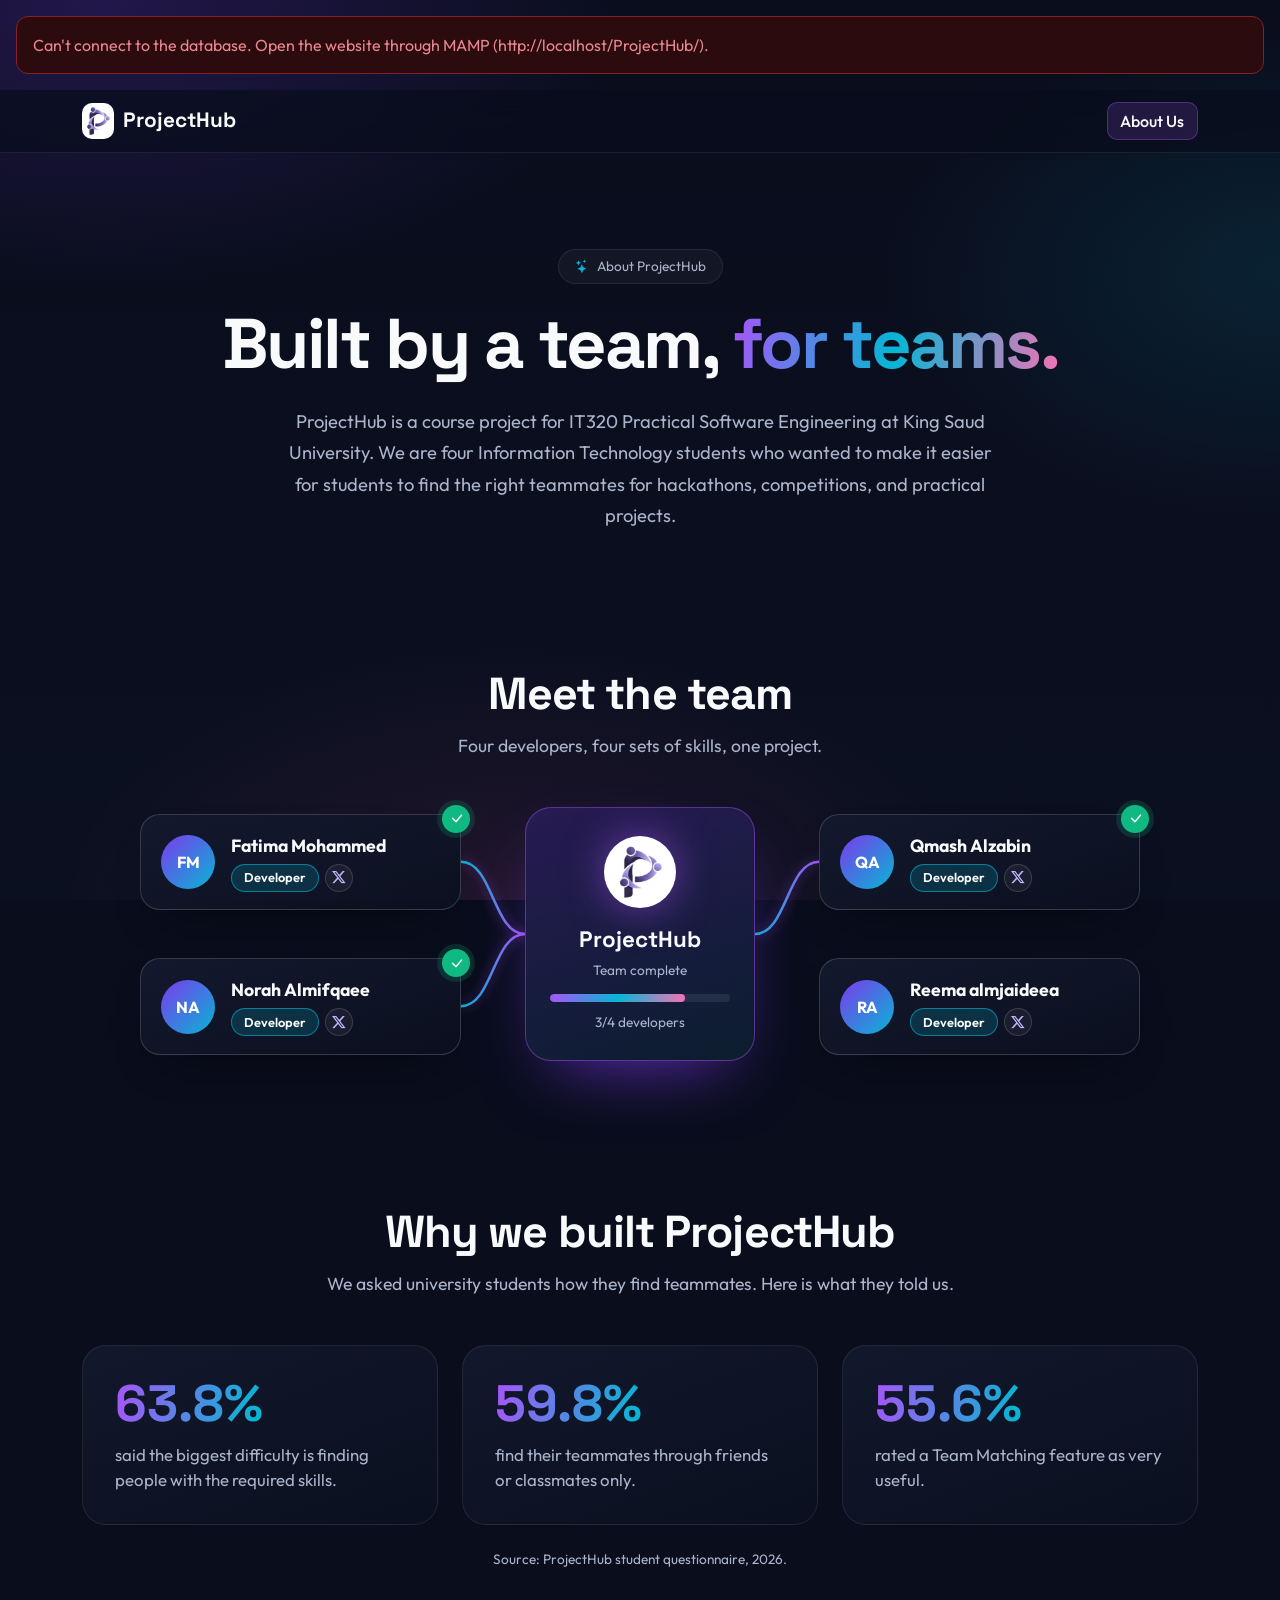
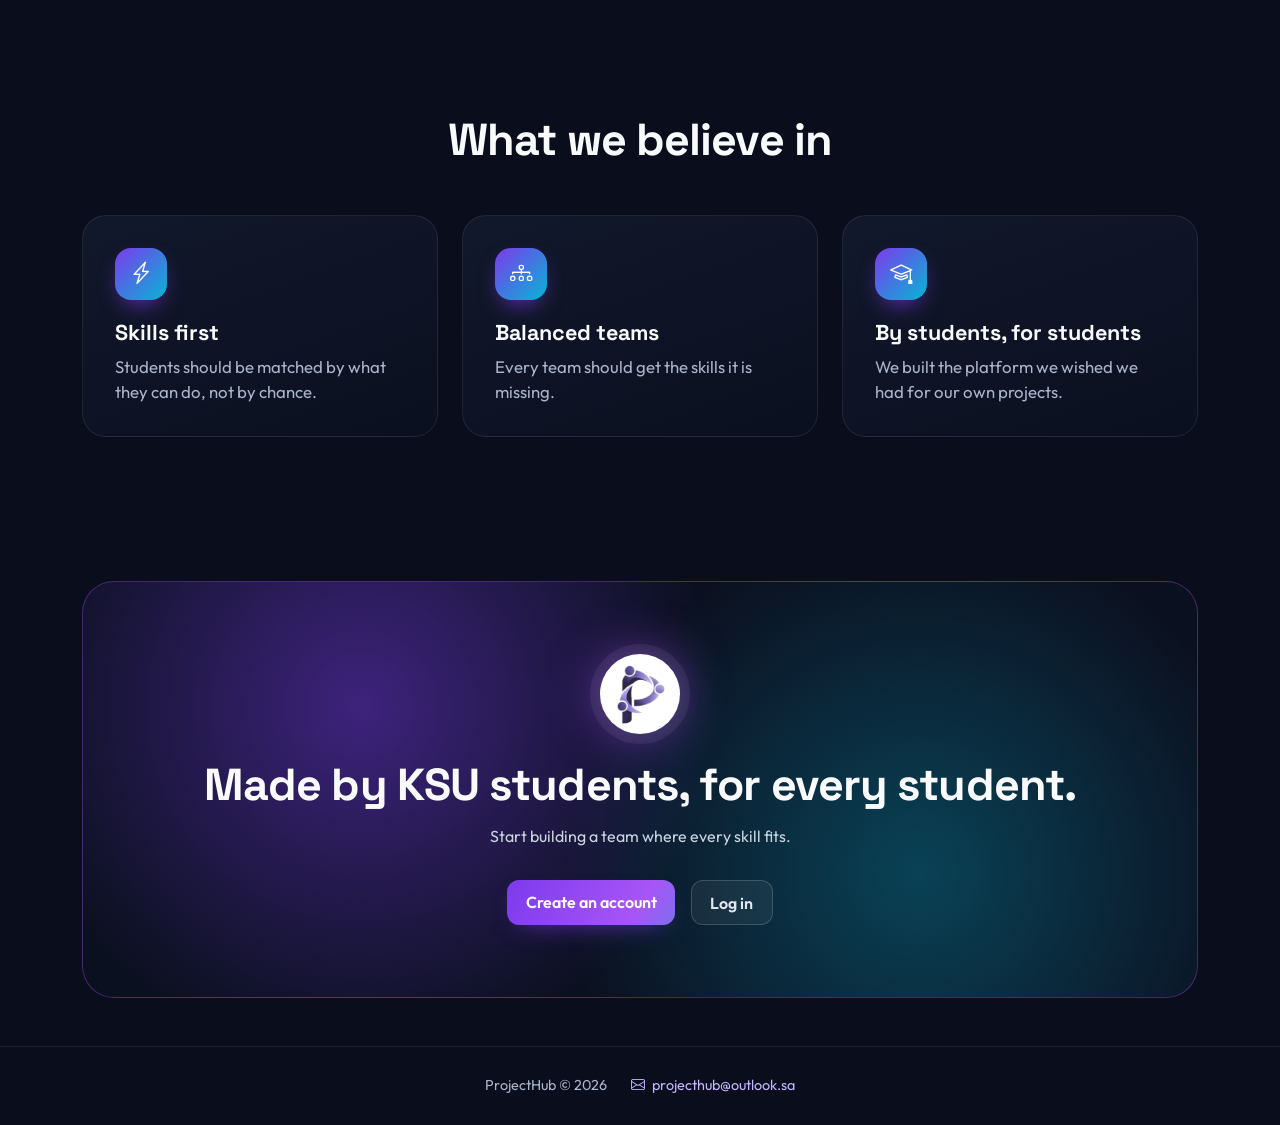
<file: pages/about.html>
<!DOCTYPE html>
<html lang="en" data-bs-theme="dark">
<head>
  <meta charset="UTF-8">
  <meta name="viewport" content="width=device-width, initial-scale=1.0">
  <title>About Us | ProjectHub</title>
  <link rel="icon" href="../images/logo.png">
  <link rel="stylesheet" href="https://cdn.jsdelivr.net/npm/bootstrap@5.3.3/dist/css/bootstrap.min.css">
  <link rel="stylesheet" href="https://cdn.jsdelivr.net/npm/bootstrap-icons@1.11.3/font/bootstrap-icons.min.css">
  <link rel="preconnect" href="https://fonts.googleapis.com">
  <link href="https://fonts.googleapis.com/css2?family=Outfit:wght@400;500;600;700&family=Space+Grotesk:wght@500;600;700&display=swap" rel="stylesheet">
  <link rel="stylesheet" href="../css/style.css">
  <link rel="stylesheet" href="../css/about.css">
  <script>
    document.documentElement.classList.add("js");
  </script>
</head>
<body>
  <nav id="navbar"></nav>

  <main class="about">

    <!-- ===== Intro ===== -->
    <section class="about-hero">
      <div class="container">
        <span class="about-eyebrow reveal"><i class="bi bi-stars"></i>About ProjectHub</span>
        <h1 class="reveal">Built by a team, <span class="gradient-text">for teams.</span></h1>
        <p class="reveal">ProjectHub is a course project for IT320 Practical Software Engineering at King Saud University. We are four Information Technology students who wanted to make it easier for students to find the right teammates for hackathons, competitions, and practical projects.</p>
      </div>
    </section>

    <!-- ===== The team ===== -->
    <section class="about-section">
      <div class="container">
        <header class="about-head reveal">
          <h2>Meet the team</h2>
          <p>Four developers, four sets of skills, one project.</p>
        </header>

        <div class="team-stage" id="teamStage">
          <svg class="team-lines" id="teamLines" aria-hidden="true">
            <defs>
              <linearGradient id="teamLineColor" x1="0" y1="0" x2="1" y2="0">
                <stop offset="0" stop-color="#06B6D4"/>
                <stop offset="1" stop-color="#A855F7"/>
              </linearGradient>
            </defs>
            <path class="team-line"/><path class="team-line"/><path class="team-line"/><path class="team-line"/>
          </svg>

          <div class="team-column">
          <div class="member-card" id="member0">
            <span class="member-avatar">FM</span>
            <span class="member-info"><strong>Fatima Mohammed</strong><span class="member-tags"><span class="member-role">Developer</span><a class="member-x" href="https://x.com/Y21Glor" target="_blank" rel="noopener" aria-label="Fatima Mohammed on X"><i class="bi bi-twitter-x"></i></a></span></span>
            <i class="bi bi-check-lg member-check"></i>
          </div>
          <div class="member-card" id="member1">
            <span class="member-avatar">NA</span>
            <span class="member-info"><strong>Norah Almifqaee</strong><span class="member-tags"><span class="member-role">Developer</span><a class="member-x" href="https://x.com/4tfill" target="_blank" rel="noopener" aria-label="Norah Almifqaee on X"><i class="bi bi-twitter-x"></i></a></span></span>
            <i class="bi bi-check-lg member-check"></i>
          </div>
          </div>

          <div class="hub-card" id="hubCard">
            <span class="hub-logo"><img src="../images/logo.png" alt=""></span>
            <strong>ProjectHub</strong>
            <span class="hub-label">Team complete</span>
            <span class="hub-progress"><span class="hub-fill" id="hubFill"></span></span>
            <span class="hub-count"><span id="hubCount">4</span>/4 developers</span>
          </div>

          <div class="team-column">
          <div class="member-card" id="member2">
            <span class="member-avatar">QA</span>
            <span class="member-info"><strong>Qmash Alzabin</strong><span class="member-tags"><span class="member-role">Developer</span><a class="member-x" href="https://x.com/g9llllll" target="_blank" rel="noopener" aria-label="Qmash Alzabin on X"><i class="bi bi-twitter-x"></i></a></span></span>
            <i class="bi bi-check-lg member-check"></i>
          </div>
          <div class="member-card" id="member3">
            <span class="member-avatar">RA</span>
            <span class="member-info"><strong>Reema almjaideea</strong><span class="member-tags"><span class="member-role">Developer</span><a class="member-x" href="https://x.com/pI4ceb0" target="_blank" rel="noopener" aria-label="Reema almjaideea on X"><i class="bi bi-twitter-x"></i></a></span></span>
            <i class="bi bi-check-lg member-check"></i>
          </div>
          </div>
        </div>
      </div>
    </section>

    <!-- ===== Why we built it ===== -->
    <section class="about-section">
      <div class="container">
        <header class="about-head reveal">
          <h2>Why we built ProjectHub</h2>
          <p>We asked university students how they find teammates. Here is what they told us.</p>
        </header>

        <div class="row g-4">
          <div class="col-md-4">
            <div class="number-card reveal">
              <span class="big-number" data-count="93.9">93.9%</span>
              <p>said the biggest difficulty is finding people with the required skills.</p>
            </div>
          </div>
          <div class="col-md-4">
            <div class="number-card reveal delay-1">
              <span class="big-number" data-count="87.9">87.9%</span>
              <p>find their teammates through friends or classmates only.</p>
            </div>
          </div>
          <div class="col-md-4">
            <div class="number-card reveal delay-2">
              <span class="big-number" data-count="81.8">81.8%</span>
              <p>rated a Team Matching feature as very useful.</p>
            </div>
          </div>
        </div>
        <p class="about-source reveal">Source: ProjectHub student questionnaire, 2026.</p>
      </div>
    </section>

    <!-- ===== Our values ===== -->
    <section class="about-section">
      <div class="container">
        <header class="about-head reveal">
          <h2>What we believe in</h2>
        </header>

        <div class="row g-4">
          <div class="col-md-4">
            <div class="value-card reveal">
              <span class="value-icon"><i class="bi bi-lightning-charge"></i></span>
              <h3>Skills first</h3>
              <p>Students should be matched by what they can do, not by chance.</p>
            </div>
          </div>
          <div class="col-md-4">
            <div class="value-card reveal delay-1">
              <span class="value-icon"><i class="bi bi-diagram-3"></i></span>
              <h3>Balanced teams</h3>
              <p>Every team should get the skills it is missing.</p>
            </div>
          </div>
          <div class="col-md-4">
            <div class="value-card reveal delay-2">
              <span class="value-icon"><i class="bi bi-mortarboard"></i></span>
              <h3>By students, for students</h3>
              <p>We built the platform we wished we had for our own projects.</p>
            </div>
          </div>
        </div>
      </div>
    </section>

    <!-- ===== Closing ===== -->
    <section class="about-section pb-5">
      <div class="container">
        <div class="about-cta reveal">
          <span class="cta-logo"><img src="../images/logo.png" alt=""></span>
          <h2>Made by KSU students, for every student.</h2>
          <p>Start building a team where every skill fits.</p>
          <div class="d-flex flex-wrap justify-content-center gap-3" id="aboutButtons"></div>
        </div>
      </div>
    </section>
  </main>

  <footer class="ph-footer">
    <span>ProjectHub &copy; 2026</span>
    <a class="footer-email" href="mailto:projecthub@outlook.sa"><i class="bi bi-envelope"></i>projecthub@outlook.sa</a>
  </footer>

  <script src="https://cdn.jsdelivr.net/npm/bootstrap@5.3.3/dist/js/bootstrap.bundle.min.js"></script>
  <script src="../js/data.js"></script>
  <script src="../js/main.js"></script>
  <script src="../js/about.js"></script>
  <script>
    dataReady.then(setupAboutPage);
  </script>
</body>
</html>
</file>
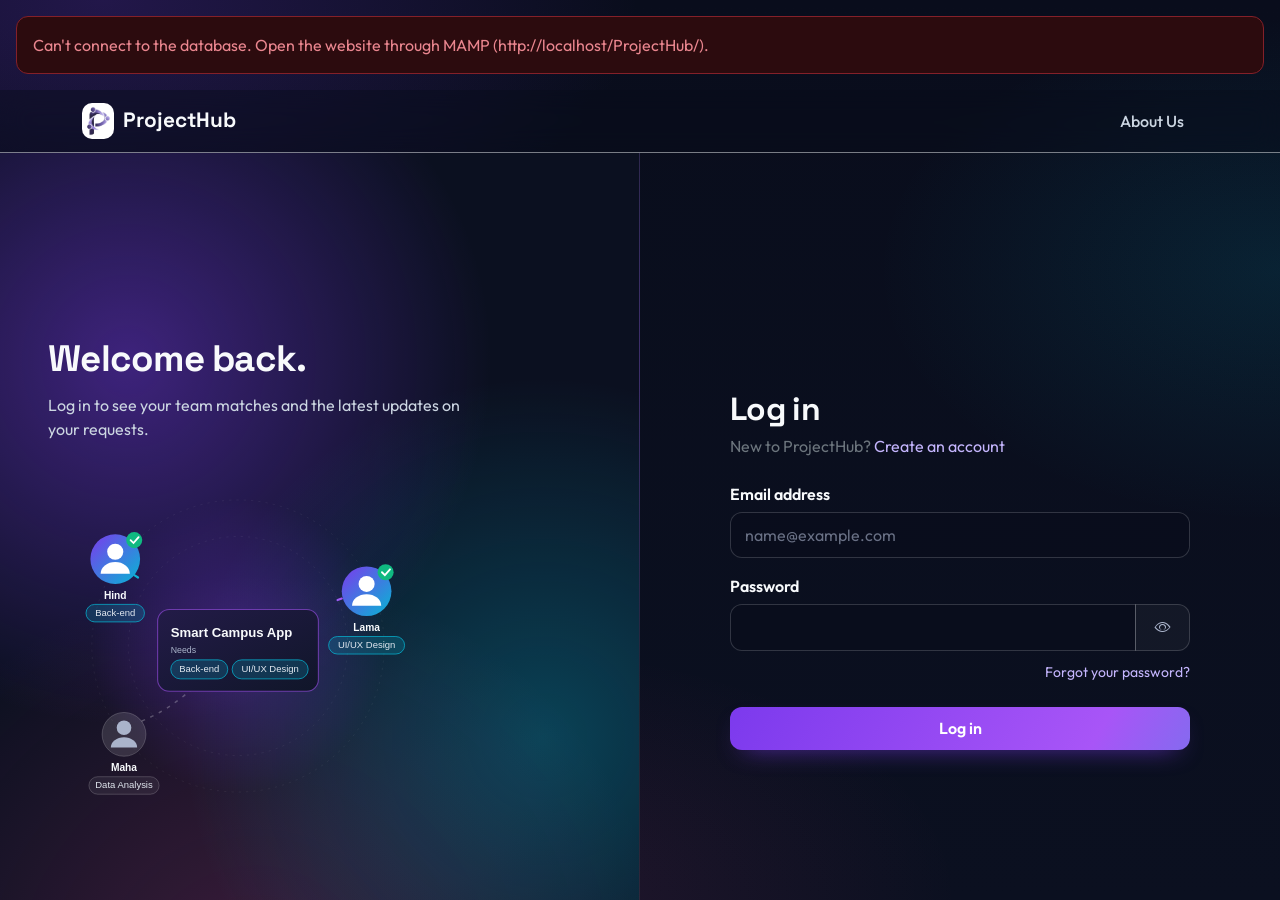
<file: pages/admin.html>
<!DOCTYPE html>
<html lang="en" data-bs-theme="dark">
<head>
  <meta charset="UTF-8">
  <meta name="viewport" content="width=device-width, initial-scale=1.0">
  <title>Admin Dashboard | ProjectHub</title>
  <link rel="icon" href="../images/logo.png">
  <link rel="stylesheet" href="https://cdn.jsdelivr.net/npm/bootstrap@5.3.3/dist/css/bootstrap.min.css">
  <link rel="stylesheet" href="https://cdn.jsdelivr.net/npm/bootstrap-icons@1.11.3/font/bootstrap-icons.min.css">
  <link rel="preconnect" href="https://fonts.googleapis.com">
  <link href="https://fonts.googleapis.com/css2?family=Outfit:wght@400;500;600;700&family=Space+Grotesk:wght@500;600;700&display=swap" rel="stylesheet">
  <link rel="stylesheet" href="../css/style.css">
</head>
<body>
  <nav id="navbar"></nav>

  <main>
    <div class="container">
      <div class="page-header">
        <h1>Admin dashboard</h1>
        <p>Monitor the students and teams on ProjectHub, and remove fake or inappropriate ones.</p>
      </div>

      <div class="row g-3 mb-4">
        <div class="col-md-4">
          <div class="ph-card stat-card">
            <span class="icon-box"><i class="bi bi-person-lines-fill"></i></span>
            <span><span class="number d-block" id="studentsCount">0</span><span class="meta">Registered students</span></span>
          </div>
        </div>
        <div class="col-md-4">
          <div class="ph-card stat-card">
            <span class="icon-box"><i class="bi bi-people"></i></span>
            <span><span class="number d-block" id="teamsCount">0</span><span class="meta">Teams</span></span>
          </div>
        </div>
        <div class="col-md-4">
          <div class="ph-card stat-card">
            <span class="icon-box"><i class="bi bi-envelope"></i></span>
            <span><span class="number d-block" id="requestsCount">0</span><span class="meta">Pending join requests</span></span>
          </div>
        </div>
      </div>

      <ul class="nav ph-tabs mb-4" role="tablist">
        <li class="nav-item" role="presentation">
          <button class="nav-link active" id="studentsTab" data-bs-toggle="tab" data-bs-target="#studentsPanel" type="button" role="tab">
            <i class="bi bi-person-lines-fill me-1"></i>Students
          </button>
        </li>
        <li class="nav-item" role="presentation">
          <button class="nav-link" id="teamsTab" data-bs-toggle="tab" data-bs-target="#teamsPanel" type="button" role="tab">
            <i class="bi bi-people me-1"></i>Teams
          </button>
        </li>
      </ul>

      <div class="tab-content mb-5">
        <div class="tab-pane fade show active" id="studentsPanel" role="tabpanel">
          <div id="studentsList"></div>
        </div>
        <div class="tab-pane fade" id="teamsPanel" role="tabpanel">
          <div id="teamsList"></div>
        </div>
      </div>
    </div>
  </main>

  <footer class="ph-footer">
    <span>ProjectHub &copy; 2026</span>
    <a class="footer-email" href="mailto:projecthub@outlook.sa"><i class="bi bi-envelope"></i>projecthub@outlook.sa</a>
  </footer>

  <script src="https://cdn.jsdelivr.net/npm/bootstrap@5.3.3/dist/js/bootstrap.bundle.min.js"></script>
  <script src="../js/data.js"></script>
  <script src="../js/main.js"></script>
  <script src="../js/admin.js"></script>
  <script>
    dataReady.then(setupAdminPage);
  </script>
</body>
</html>
</file>
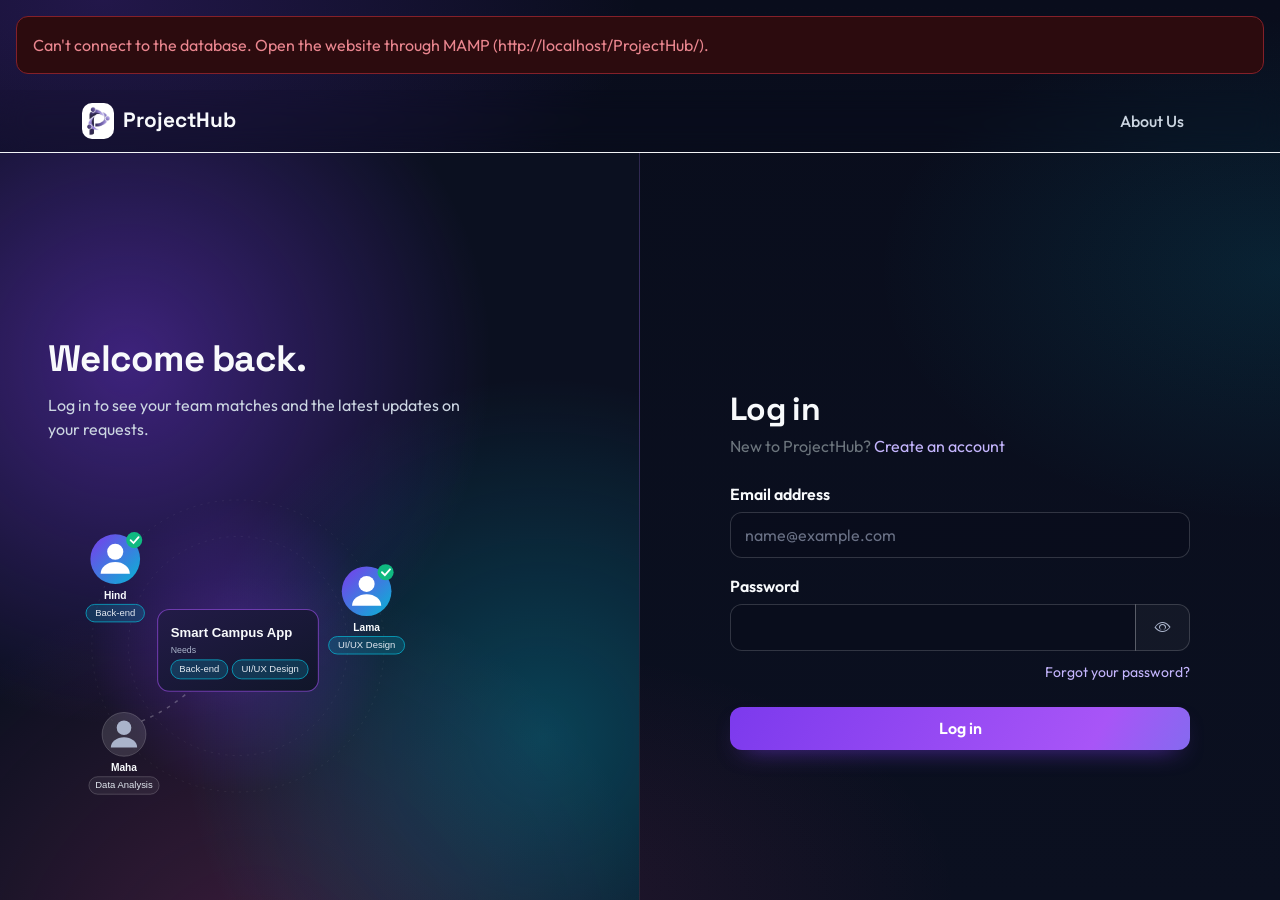
<file: pages/create-team.html>
<!DOCTYPE html>
<html lang="en" data-bs-theme="dark">
<head>
  <meta charset="UTF-8">
  <meta name="viewport" content="width=device-width, initial-scale=1.0">
  <title>Create team | ProjectHub</title>
  <link rel="icon" href="../images/logo.png">
  <link rel="stylesheet" href="https://cdn.jsdelivr.net/npm/bootstrap@5.3.3/dist/css/bootstrap.min.css">
  <link rel="stylesheet" href="https://cdn.jsdelivr.net/npm/bootstrap-icons@1.11.3/font/bootstrap-icons.min.css">
  <link rel="preconnect" href="https://fonts.googleapis.com">
  <link href="https://fonts.googleapis.com/css2?family=Outfit:wght@400;500;600;700&family=Space+Grotesk:wght@500;600;700&display=swap" rel="stylesheet">
  <link rel="stylesheet" href="../css/style.css">
</head>
<body>
  <nav id="navbar"></nav>

  <main id="pageContent">
    <div class="container">
      <div class="page-header">
        <h1>Create a team</h1>
        <p>Post your team so students with the right skills can find it.</p>
      </div>
      <div class="ph-card mb-5" style="max-width: 760px;">
        <form id="teamForm" novalidate>
          <div class="mb-3">
            <label class="form-label" for="title">Team title</label>
            <input type="text" class="form-control" id="title" placeholder="e.g. Smart Campus App">
          </div>

          <div class="mb-3">
            <label class="form-label" for="description">Description</label>
            <textarea class="form-control" id="description" rows="4" placeholder="What is the project or competition about, and what will the team build?"></textarea>
          </div>

          <div class="mb-3">
            <label class="form-label" for="type">Team type</label>
            <select class="form-select" id="type">
              <option value="">Choose a type</option>
              <option value="Hackathon">Hackathon</option>
              <option value="Competition">Competition</option>
              <option value="Practical Project">Practical Project</option>
            </select>
          </div>

          <div class="mb-3">
            <label class="form-label" for="skills">Required skills</label>
            <input type="hidden" id="skills">
            <div class="form-text">The skills your team still needs.</div>
          </div>

          <div class="mb-3">
            <label class="form-label" for="positions">Open positions</label>
            <input type="hidden" id="positions">
            <div class="form-text">The roles your team is looking for.</div>
          </div>

          <div class="d-flex justify-content-end gap-2 mt-4">
            <a class="btn btn-soft" href="../index.html">Cancel</a>
            <button type="submit" class="btn btn-primary"><i class="bi bi-plus-lg me-1"></i>Create team</button>
          </div>
        </form>
      </div>
    </div>
  </main>

  <footer class="ph-footer">
    <span>ProjectHub &copy; 2026</span>
    <a class="footer-email" href="mailto:projecthub@outlook.sa"><i class="bi bi-envelope"></i>projecthub@outlook.sa</a>
  </footer>

  <script src="https://cdn.jsdelivr.net/npm/bootstrap@5.3.3/dist/js/bootstrap.bundle.min.js"></script>
  <script src="../js/data.js"></script>
  <script src="../js/main.js"></script>
  <script src="../js/teams.js"></script>
  <script>
    dataReady.then(setupCreateTeamPage);
  </script>
</body>
</html>
</file>
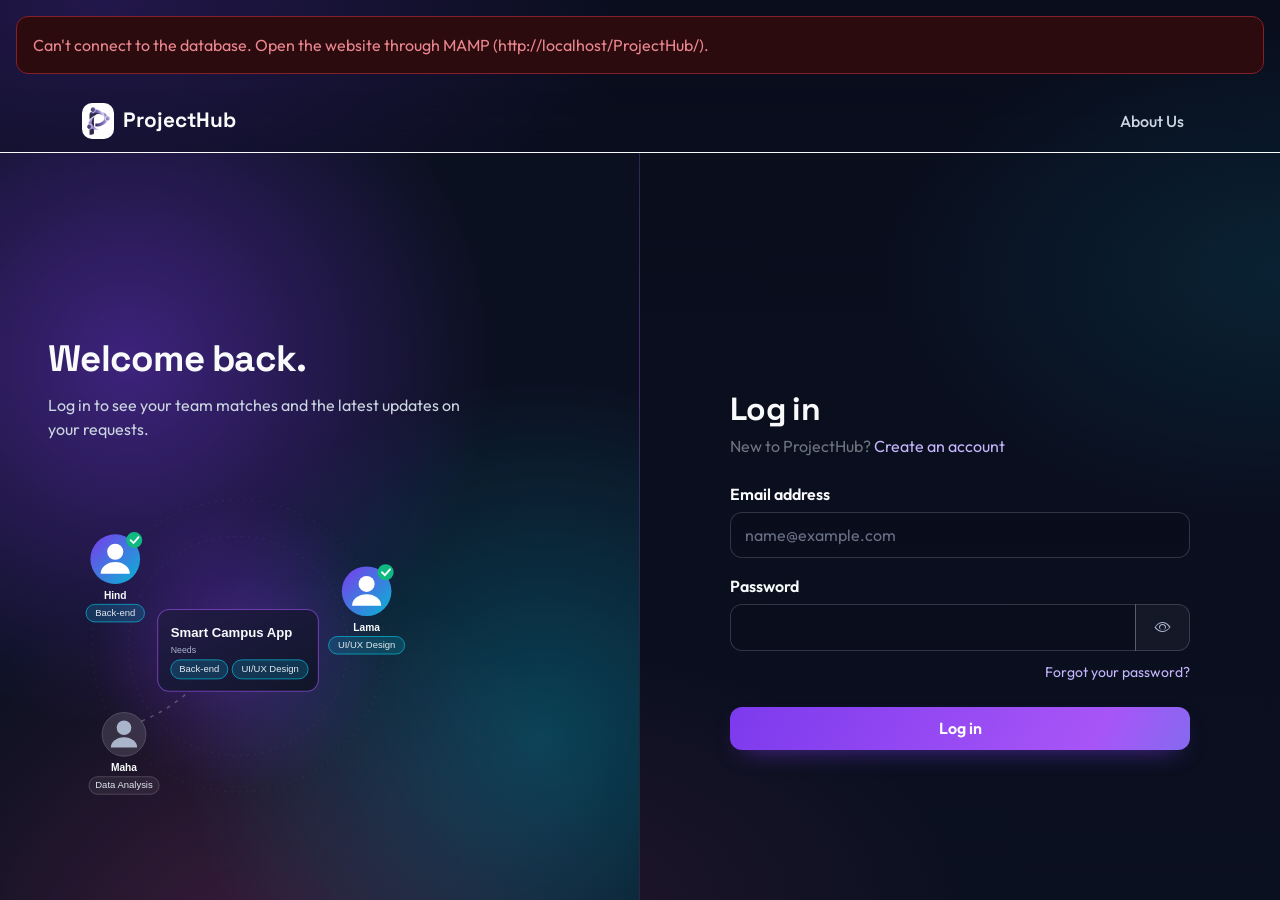
<file: pages/delete-team.html>
<!DOCTYPE html>
<html lang="en" data-bs-theme="dark">
<head>
  <meta charset="UTF-8">
  <meta name="viewport" content="width=device-width, initial-scale=1.0">
  <title>Delete team | ProjectHub</title>
  <link rel="icon" href="../images/logo.png">
  <link rel="stylesheet" href="https://cdn.jsdelivr.net/npm/bootstrap@5.3.3/dist/css/bootstrap.min.css">
  <link rel="stylesheet" href="https://cdn.jsdelivr.net/npm/bootstrap-icons@1.11.3/font/bootstrap-icons.min.css">
  <link rel="preconnect" href="https://fonts.googleapis.com">
  <link href="https://fonts.googleapis.com/css2?family=Outfit:wght@400;500;600;700&family=Space+Grotesk:wght@500;600;700&display=swap" rel="stylesheet">
  <link rel="stylesheet" href="../css/style.css">
</head>
<body>
  <nav id="navbar"></nav>

  <main id="pageContent">
    <div class="container py-5">
      <div class="ph-card mx-auto text-center" style="max-width: 520px;">
        <i class="bi bi-exclamation-triangle danger-icon"></i>
        <h1 class="h3 mt-3">Delete this team?</h1>
        <p class="mb-1">You are about to delete <strong id="teamName"></strong>.</p>
        <p class="meta" id="teamInfo"></p>
        <p class="text-secondary">The team and all of its join requests will be removed. This cannot be undone.</p>
        <div class="d-flex justify-content-center gap-2 mt-4">
          <a class="btn btn-soft" id="cancelLink" href="#">Cancel</a>
          <button class="btn btn-danger" id="confirmDeleteButton"><i class="bi bi-trash me-1"></i>Yes, delete team</button>
        </div>
      </div>
    </div>
  </main>

  <footer class="ph-footer">
    <span>ProjectHub &copy; 2026</span>
    <a class="footer-email" href="mailto:projecthub@outlook.sa"><i class="bi bi-envelope"></i>projecthub@outlook.sa</a>
  </footer>

  <script src="https://cdn.jsdelivr.net/npm/bootstrap@5.3.3/dist/js/bootstrap.bundle.min.js"></script>
  <script src="../js/data.js"></script>
  <script src="../js/main.js"></script>
  <script src="../js/teams.js"></script>
  <script>
    dataReady.then(setupDeleteTeamPage);
  </script>
</body>
</html>
</file>
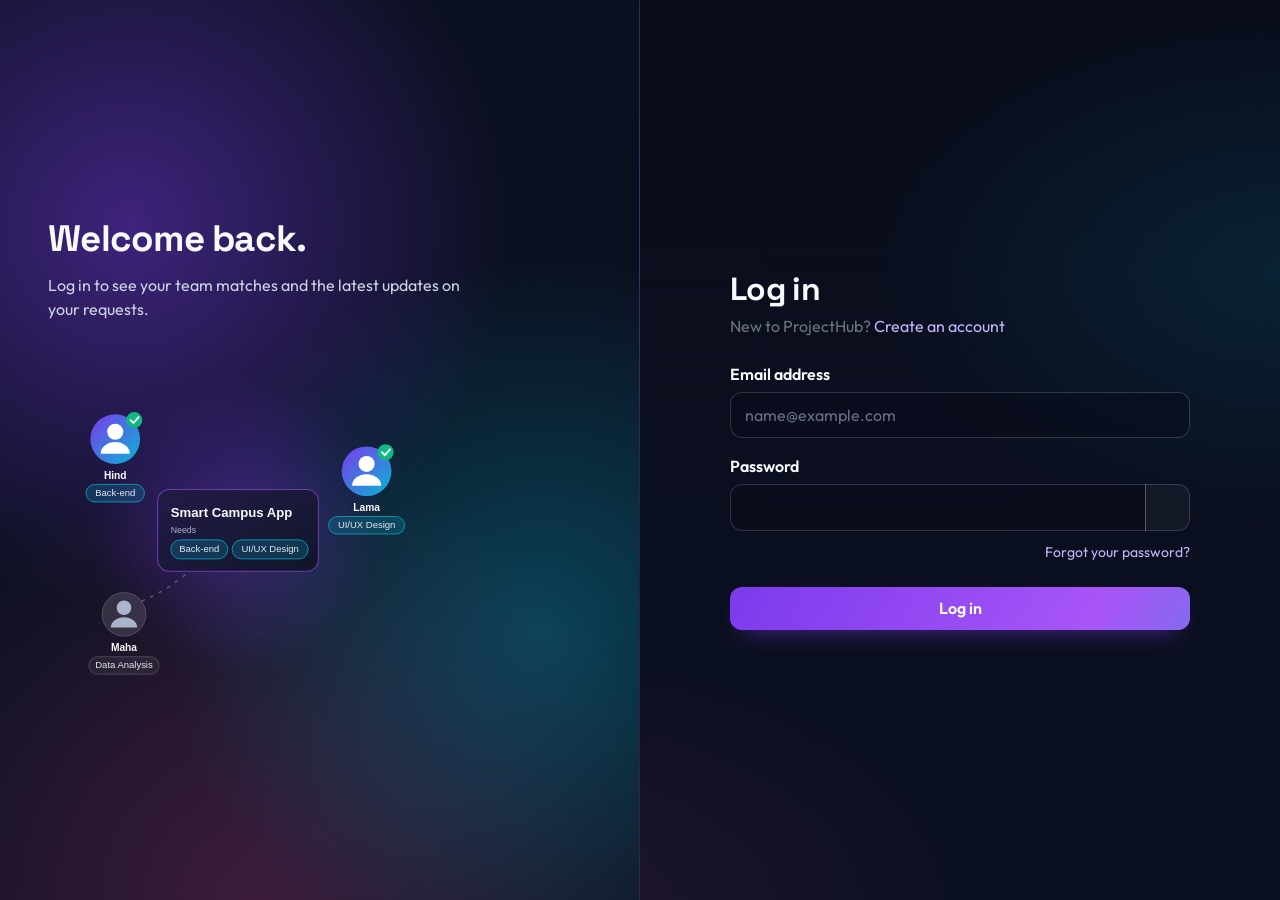
<file: pages/edit-team.html>
<!DOCTYPE html>
<html lang="en" data-bs-theme="dark">
<head>
  <meta charset="UTF-8">
  <meta name="viewport" content="width=device-width, initial-scale=1.0">
  <title>Edit team | ProjectHub</title>
  <link rel="icon" href="../images/logo.png">
  <link rel="stylesheet" href="https://cdn.jsdelivr.net/npm/bootstrap@5.3.3/dist/css/bootstrap.min.css">
  <link rel="stylesheet" href="https://cdn.jsdelivr.net/npm/bootstrap-icons@1.11.3/font/bootstrap-icons.min.css">
  <link rel="preconnect" href="https://fonts.googleapis.com">
  <link href="https://fonts.googleapis.com/css2?family=Outfit:wght@400;500;600;700&family=Space+Grotesk:wght@500;600;700&display=swap" rel="stylesheet">
  <link rel="stylesheet" href="../css/style.css">
</head>
<body>
  <nav id="navbar"></nav>

  <main id="pageContent">
    <div class="container">
      <div class="page-header">
        <h1>Edit team</h1>
        <p>Keep your team information up to date.</p>
      </div>
      <div class="ph-card mb-5" style="max-width: 760px;">
        <form id="teamForm" novalidate>
          <div class="mb-3">
            <label class="form-label" for="title">Team title</label>
            <input type="text" class="form-control" id="title" placeholder="e.g. Smart Campus App">
          </div>

          <div class="mb-3">
            <label class="form-label" for="description">Description</label>
            <textarea class="form-control" id="description" rows="4" placeholder="What is the project or competition about, and what will the team build?"></textarea>
          </div>

          <div class="mb-3">
            <label class="form-label" for="type">Team type</label>
            <select class="form-select" id="type">
              <option value="">Choose a type</option>
              <option value="Hackathon">Hackathon</option>
              <option value="Competition">Competition</option>
              <option value="Practical Project">Practical Project</option>
            </select>
          </div>

          <div class="mb-3">
            <label class="form-label" for="skills">Required skills</label>
            <input type="hidden" id="skills">
            <div class="form-text">The skills your team still needs.</div>
          </div>

          <div class="mb-3">
            <label class="form-label" for="positions">Open positions</label>
            <input type="hidden" id="positions">
            <div class="form-text">The roles your team is looking for.</div>
          </div>

          <div class="d-flex justify-content-end gap-2 mt-4">
            <a class="btn btn-soft" id="cancelLink" href="#">Cancel</a>
            <button type="submit" class="btn btn-primary">Save changes</button>
          </div>
        </form>
      </div>
    </div>
  </main>

  <footer class="ph-footer">
    <span>ProjectHub &copy; 2026</span>
    <a class="footer-email" href="mailto:projecthub@outlook.sa"><i class="bi bi-envelope"></i>projecthub@outlook.sa</a>
  </footer>

  <script src="https://cdn.jsdelivr.net/npm/bootstrap@5.3.3/dist/js/bootstrap.bundle.min.js"></script>
  <script src="../js/data.js"></script>
  <script src="../js/main.js"></script>
  <script src="../js/teams.js"></script>
  <script>
    dataReady.then(setupEditTeamPage);
  </script>
</body>
</html>
</file>
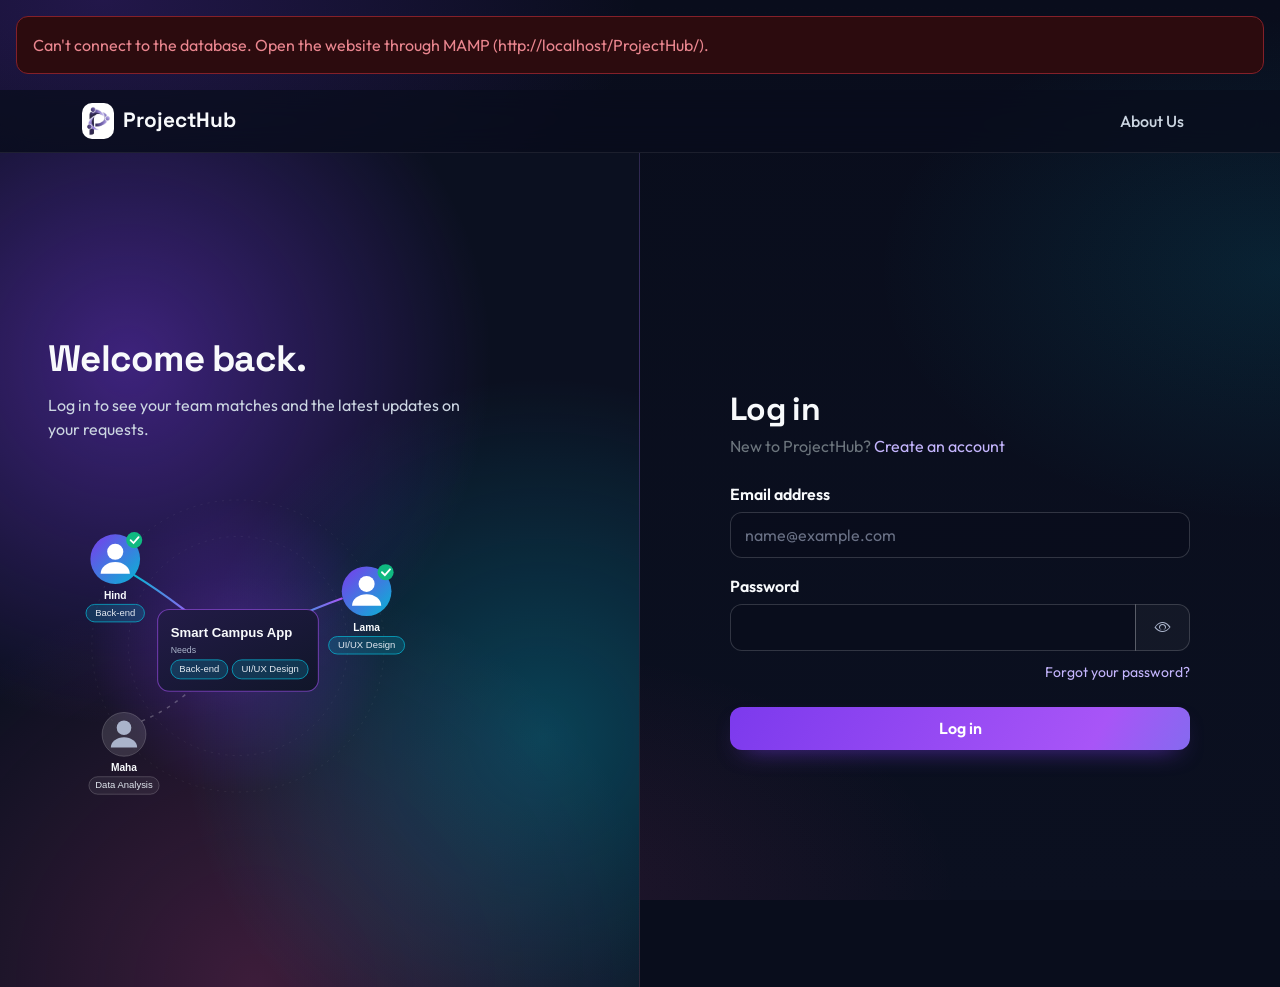
<file: pages/login.html>
<!DOCTYPE html>
<html lang="en" data-bs-theme="dark">
<head>
  <meta charset="UTF-8">
  <meta name="viewport" content="width=device-width, initial-scale=1.0">
  <title>Log in | ProjectHub</title>
  <link rel="icon" href="../images/logo.png">
  <link rel="stylesheet" href="https://cdn.jsdelivr.net/npm/bootstrap@5.3.3/dist/css/bootstrap.min.css">
  <link rel="stylesheet" href="https://cdn.jsdelivr.net/npm/bootstrap-icons@1.11.3/font/bootstrap-icons.min.css">
  <link rel="preconnect" href="https://fonts.googleapis.com">
  <link href="https://fonts.googleapis.com/css2?family=Outfit:wght@400;500;600;700&family=Space+Grotesk:wght@500;600;700&display=swap" rel="stylesheet">
  <link rel="stylesheet" href="../css/style.css">
</head>
<body>
  <nav id="navbar"></nav>

  <main class="auth-wrapper">
    <div class="auth-side">
      <h2>Welcome back.</h2>
      <p>Log in to see your team matches and the latest updates on your requests.</p>
      <img src="../images/hero-matching.svg" alt="">
    </div>
    <div class="auth-form">
      <div class="auth-box">
        <h1>Log in</h1>
        <p class="text-secondary">New to ProjectHub? <a href="register.html">Create an account</a></p>

        <form id="loginForm" class="mt-4" novalidate>
          <div class="mb-3">
            <label class="form-label" for="email">Email address</label>
            <input type="email" class="form-control" id="email" placeholder="name@example.com" autocomplete="email">
          </div>

          <div class="mb-2">
            <label class="form-label" for="password">Password</label>
            <div class="input-group">
              <input type="password" class="form-control" id="password" autocomplete="current-password">
              <button class="btn btn-outline-secondary toggle-password" type="button" data-target="password" aria-label="Show password"><i class="bi bi-eye"></i></button>
            </div>
          </div>

          <div class="text-end mb-4">
            <a class="small" href="reset-password.html">Forgot your password?</a>
          </div>

          <button type="submit" class="btn btn-primary w-100">Log in</button>
        </form>
      </div>
    </div>
  </main>

  <script src="https://cdn.jsdelivr.net/npm/bootstrap@5.3.3/dist/js/bootstrap.bundle.min.js"></script>
  <script src="../js/data.js"></script>
  <script src="../js/main.js"></script>
  <script src="../js/auth.js"></script>
  <script>
    dataReady.then(setupLoginPage);
  </script>
</body>
</html>
</file>
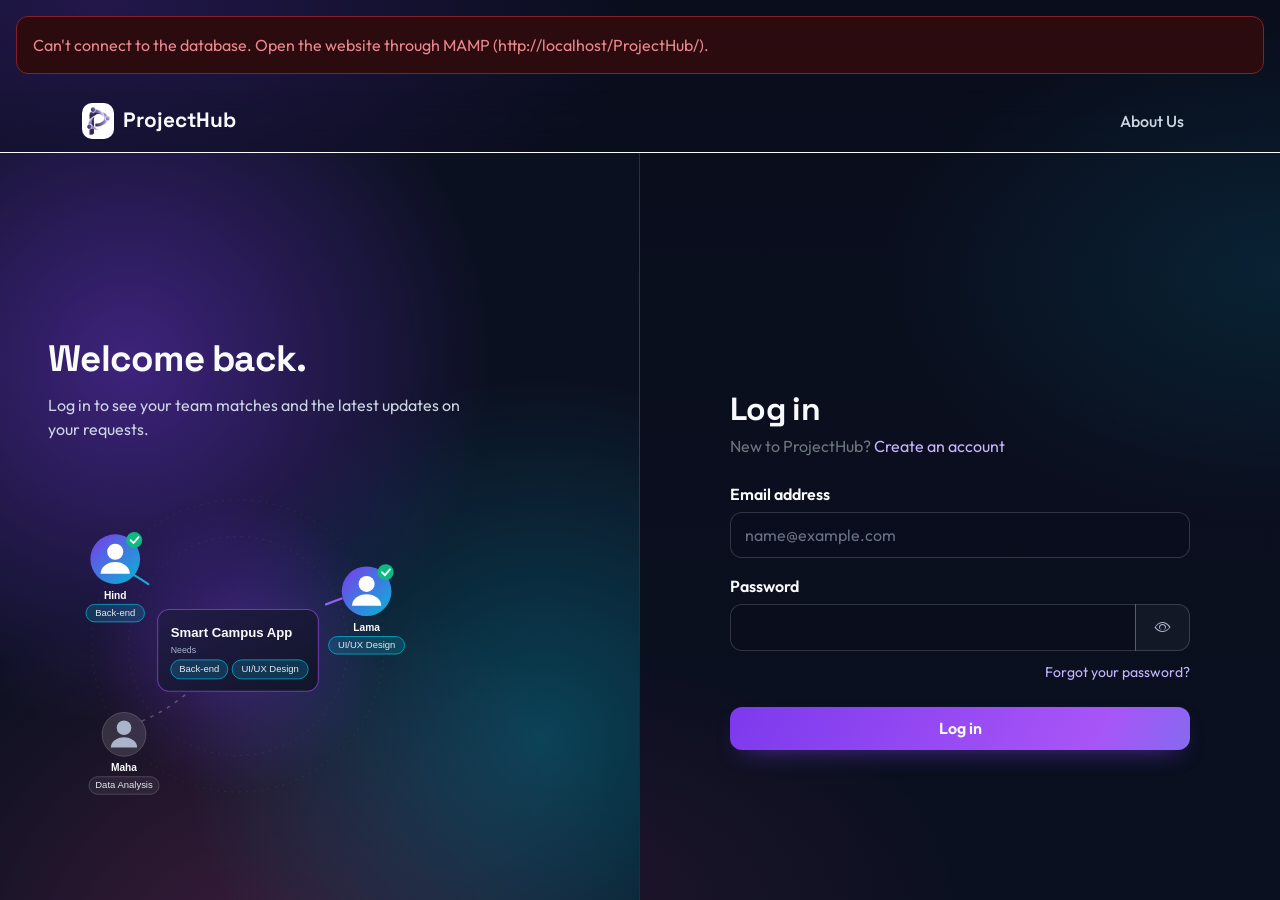
<file: pages/profile.html>
<!DOCTYPE html>
<html lang="en" data-bs-theme="dark">
<head>
  <meta charset="UTF-8">
  <meta name="viewport" content="width=device-width, initial-scale=1.0">
  <title>My profile | ProjectHub</title>
  <link rel="icon" href="../images/logo.png">
  <link rel="stylesheet" href="https://cdn.jsdelivr.net/npm/bootstrap@5.3.3/dist/css/bootstrap.min.css">
  <link rel="stylesheet" href="https://cdn.jsdelivr.net/npm/bootstrap-icons@1.11.3/font/bootstrap-icons.min.css">
  <link rel="preconnect" href="https://fonts.googleapis.com">
  <link href="https://fonts.googleapis.com/css2?family=Outfit:wght@400;500;600;700&family=Space+Grotesk:wght@500;600;700&display=swap" rel="stylesheet">
  <link rel="stylesheet" href="../css/style.css">
</head>
<body>
  <nav id="navbar"></nav>

  <main id="pageContent">
    <div class="container py-4">
      <!-- Profile view -->
      <div id="viewSection">
        <div class="ph-card mb-4">
          <div class="profile-header">
            <span class="avatar avatar-lg" id="profileAvatar"></span>
            <div class="flex-grow-1">
              <h1 id="profileName"></h1>
              <div class="meta"><i class="bi bi-envelope me-1"></i>Email: <span id="profileEmail"></span></div>
              <div class="profile-stats">
                <span><i class="bi bi-people me-1"></i><strong id="teamsCount">0</strong> team(s)</span>
                <span><i class="bi bi-send me-1"></i><strong id="requestsCount">0</strong> request(s) sent</span>
              </div>
            </div>
            <div id="ownerActions">
              <button class="btn btn-primary" id="editButton"><i class="bi bi-pencil me-1"></i>Edit profile</button>
            </div>
          </div>
        </div>

        <div class="row g-4">
          <div class="col-lg-7">
            <div class="ph-card h-100">
              <div class="info-block">
                <div class="card-title-row"><span class="icon-box"><i class="bi bi-tools"></i></span><h2>Skills</h2></div>
                <div id="profileSkills"></div>
              </div>
              <div class="info-block">
                <div class="card-title-row"><span class="icon-box"><i class="bi bi-heart"></i></span><h2>Interests</h2></div>
                <div id="profileInterests"></div>
              </div>
              <div class="info-block">
                <div class="card-title-row"><span class="icon-box"><i class="bi bi-bullseye"></i></span><h2>Preferred roles</h2></div>
                <div id="profileRoles"></div>
              </div>
            </div>
          </div>
          <div class="col-lg-5">
            <div class="ph-card h-100">
              <div class="card-title-row"><span class="icon-box"><i class="bi bi-people"></i></span><h2>Teams</h2></div>
              <div id="profileTeams"></div>
            </div>
          </div>
        </div>

        <div class="text-end mt-4" id="dangerZone">
          <button class="btn btn-outline-danger" id="deleteAccountButton"><i class="bi bi-trash me-1"></i>Delete account</button>
        </div>
      </div>

      <!-- Edit form -->
      <div id="editSection" class="d-none">
        <div class="ph-card mx-auto" style="max-width: 720px;">
          <div class="card-title-row"><span class="icon-box"><i class="bi bi-pencil"></i></span><h2>Edit profile</h2></div>

          <form id="profileForm" novalidate>
            <div class="mb-3">
              <label class="form-label" for="fullName">Full name</label>
              <input type="text" class="form-control" id="fullName">
            </div>

            <div class="mb-3">
              <label class="form-label" for="emailField">Email address</label>
              <input type="email" class="form-control" id="emailField" disabled>
              <div class="form-text"><i class="bi bi-lock me-1"></i>Your email is used to log in and can't be changed.</div>
            </div>

            <div class="mb-3">
              <label class="form-label" for="skills">Skills</label>
              <input type="hidden" id="skills">
              <div class="form-text">Choose every skill you have.</div>
            </div>

            <div class="mb-3">
              <label class="form-label" for="interests">Interests <span class="fw-normal text-secondary">(optional)</span></label>
              <input type="hidden" id="interests">
              <div class="form-text">The kinds of teams and topics you like.</div>
            </div>

            <div class="mb-3">
              <label class="form-label" for="roles">Preferred roles</label>
              <input type="hidden" id="roles">
              <div class="form-text">The roles you like to take in a team.</div>
            </div>

            <div class="d-flex justify-content-end gap-2 mt-4">
              <button type="button" class="btn btn-soft" id="cancelEditButton">Cancel</button>
              <button type="submit" class="btn btn-primary">Save changes</button>
            </div>
          </form>
        </div>
      </div>
    </div>
  </main>

  <footer class="ph-footer">
    <span>ProjectHub &copy; 2026</span>
    <a class="footer-email" href="mailto:projecthub@outlook.sa"><i class="bi bi-envelope"></i>projecthub@outlook.sa</a>
  </footer>

  <script src="https://cdn.jsdelivr.net/npm/bootstrap@5.3.3/dist/js/bootstrap.bundle.min.js"></script>
  <script src="../js/data.js"></script>
  <script src="../js/main.js"></script>
  <script src="../js/profile.js"></script>
  <script>
    dataReady.then(setupProfilePage);
  </script>
</body>
</html>
</file>
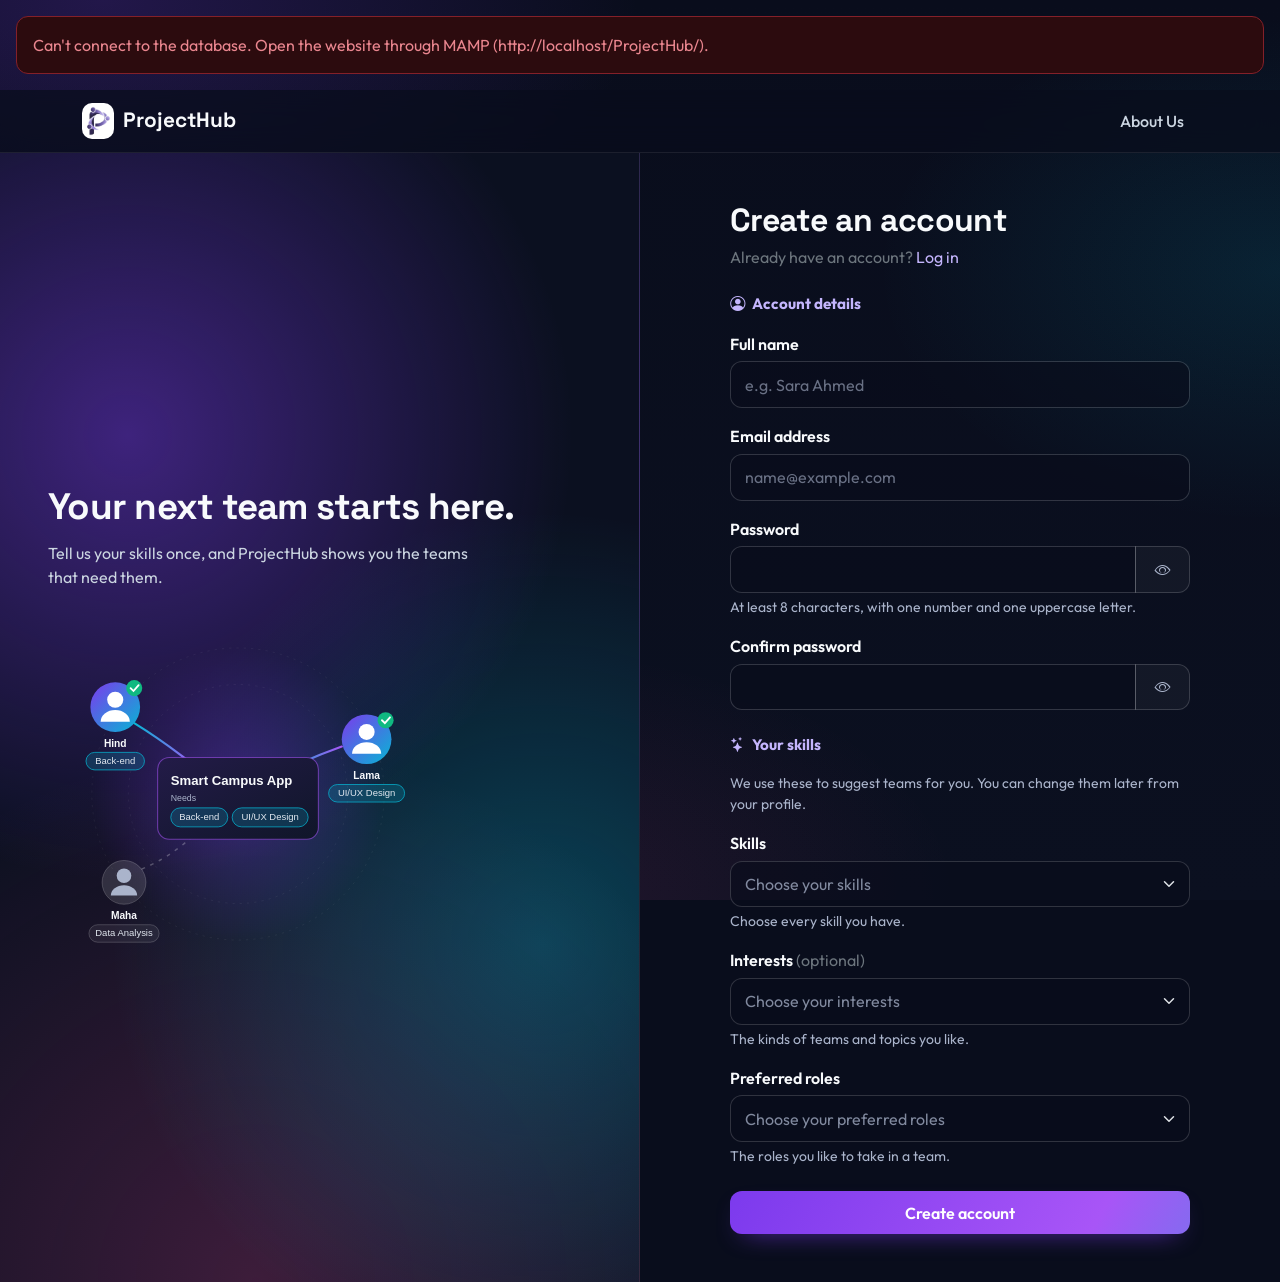
<file: pages/register.html>
<!DOCTYPE html>
<html lang="en" data-bs-theme="dark">
<head>
  <meta charset="UTF-8">
  <meta name="viewport" content="width=device-width, initial-scale=1.0">
  <title>Create an account | ProjectHub</title>
  <link rel="icon" href="../images/logo.png">
  <link rel="stylesheet" href="https://cdn.jsdelivr.net/npm/bootstrap@5.3.3/dist/css/bootstrap.min.css">
  <link rel="stylesheet" href="https://cdn.jsdelivr.net/npm/bootstrap-icons@1.11.3/font/bootstrap-icons.min.css">
  <link rel="preconnect" href="https://fonts.googleapis.com">
  <link href="https://fonts.googleapis.com/css2?family=Outfit:wght@400;500;600;700&family=Space+Grotesk:wght@500;600;700&display=swap" rel="stylesheet">
  <link rel="stylesheet" href="../css/style.css">
</head>
<body>
  <nav id="navbar"></nav>

  <main class="auth-wrapper">
    <div class="auth-side">
      <h2>Your next team starts here.</h2>
      <p>Tell us your skills once, and ProjectHub shows you the teams that need them.</p>
      <img src="../images/hero-matching.svg" alt="">
    </div>
    <div class="auth-form">
      <div class="auth-box">
        <h1>Create an account</h1>
        <p class="text-secondary">Already have an account? <a href="login.html">Log in</a></p>

        <form id="registerForm" novalidate>
          <div class="form-section-title"><i class="bi bi-person-circle"></i>Account details</div>

          <div class="mb-3">
            <label class="form-label" for="fullName">Full name</label>
            <input type="text" class="form-control" id="fullName" placeholder="e.g. Sara Ahmed" autocomplete="name">
          </div>

          <div class="mb-3">
            <label class="form-label" for="email">Email address</label>
            <input type="email" class="form-control" id="email" placeholder="name@example.com" autocomplete="email">
          </div>

          <div class="mb-3">
            <label class="form-label" for="password">Password</label>
            <div class="input-group">
              <input type="password" class="form-control" id="password" autocomplete="new-password">
              <button class="btn btn-outline-secondary toggle-password" type="button" data-target="password" aria-label="Show password"><i class="bi bi-eye"></i></button>
            </div>
            <div class="form-text">At least 8 characters, with one number and one uppercase letter.</div>
          </div>

          <div class="mb-3">
            <label class="form-label" for="confirmPassword">Confirm password</label>
            <div class="input-group">
              <input type="password" class="form-control" id="confirmPassword" autocomplete="new-password">
              <button class="btn btn-outline-secondary toggle-password" type="button" data-target="confirmPassword" aria-label="Show password"><i class="bi bi-eye"></i></button>
            </div>
          </div>

          <div class="form-section-title"><i class="bi bi-stars"></i>Your skills</div>
          <p class="form-text mt-n2 mb-3">We use these to suggest teams for you. You can change them later from your profile.</p>

          <div class="mb-3">
            <label class="form-label" for="skills">Skills</label>
            <input type="hidden" id="skills">
            <div class="form-text">Choose every skill you have.</div>
          </div>

          <div class="mb-3">
            <label class="form-label" for="interests">Interests <span class="fw-normal text-secondary">(optional)</span></label>
            <input type="hidden" id="interests">
            <div class="form-text">The kinds of teams and topics you like.</div>
          </div>

          <div class="mb-3">
            <label class="form-label" for="roles">Preferred roles</label>
            <input type="hidden" id="roles">
            <div class="form-text">The roles you like to take in a team.</div>
          </div>

          <button type="submit" class="btn btn-primary w-100 mt-2">Create account</button>
        </form>
      </div>
    </div>
  </main>

  <script src="https://cdn.jsdelivr.net/npm/bootstrap@5.3.3/dist/js/bootstrap.bundle.min.js"></script>
  <script src="../js/data.js"></script>
  <script src="../js/main.js"></script>
  <script src="../js/auth.js"></script>
  <script>
    dataReady.then(setupRegisterPage);
  </script>
</body>
</html>
</file>
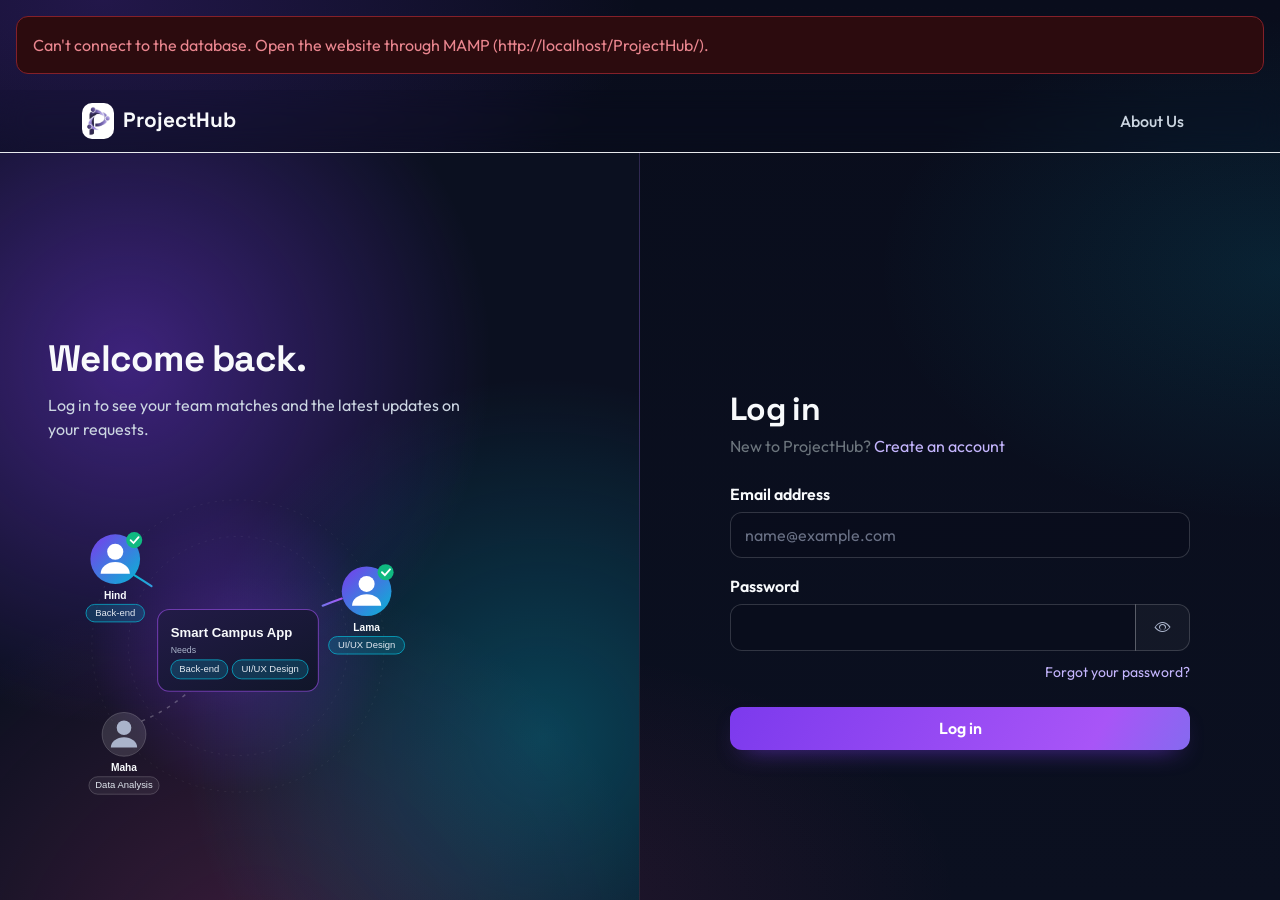
<file: pages/requests.html>
<!DOCTYPE html>
<html lang="en" data-bs-theme="dark">
<head>
  <meta charset="UTF-8">
  <meta name="viewport" content="width=device-width, initial-scale=1.0">
  <title>Requests | ProjectHub</title>
  <link rel="icon" href="../images/logo.png">
  <link rel="stylesheet" href="https://cdn.jsdelivr.net/npm/bootstrap@5.3.3/dist/css/bootstrap.min.css">
  <link rel="stylesheet" href="https://cdn.jsdelivr.net/npm/bootstrap-icons@1.11.3/font/bootstrap-icons.min.css">
  <link rel="preconnect" href="https://fonts.googleapis.com">
  <link href="https://fonts.googleapis.com/css2?family=Outfit:wght@400;500;600;700&family=Space+Grotesk:wght@500;600;700&display=swap" rel="stylesheet">
  <link rel="stylesheet" href="../css/style.css">
</head>
<body>
  <nav id="navbar"></nav>

  <main>
    <div class="container">
      <div class="page-header">
        <h1>Requests</h1>
        <p>Answer students who want to join your teams, and follow the requests you sent.</p>
      </div>

      <ul class="nav ph-tabs mb-4" role="tablist">
        <li class="nav-item" role="presentation">
          <button class="nav-link active" id="receivedTab" data-bs-toggle="tab" data-bs-target="#receivedPanel" type="button" role="tab">
            <i class="bi bi-inbox me-1"></i>Received <span class="badge rounded-pill tab-count ms-1" id="receivedCount">0</span>
          </button>
        </li>
        <li class="nav-item" role="presentation">
          <button class="nav-link" id="sentTab" data-bs-toggle="tab" data-bs-target="#sentPanel" type="button" role="tab">
            <i class="bi bi-send me-1"></i>Sent <span class="badge rounded-pill tab-count ms-1" id="sentCount">0</span>
          </button>
        </li>
      </ul>

      <div class="tab-content mb-5">
        <div class="tab-pane fade show active" id="receivedPanel" role="tabpanel">
          <div id="receivedList"></div>
        </div>
        <div class="tab-pane fade" id="sentPanel" role="tabpanel">
          <div id="sentList"></div>
        </div>
      </div>
    </div>
  </main>

  <footer class="ph-footer">
    <span>ProjectHub &copy; 2026</span>
    <a class="footer-email" href="mailto:projecthub@outlook.sa"><i class="bi bi-envelope"></i>projecthub@outlook.sa</a>
  </footer>

  <script src="https://cdn.jsdelivr.net/npm/bootstrap@5.3.3/dist/js/bootstrap.bundle.min.js"></script>
  <script src="../js/data.js"></script>
  <script src="../js/main.js"></script>
  <script src="../js/requests.js"></script>
  <script>
    dataReady.then(setupRequestsPage);
  </script>
</body>
</html>
</file>
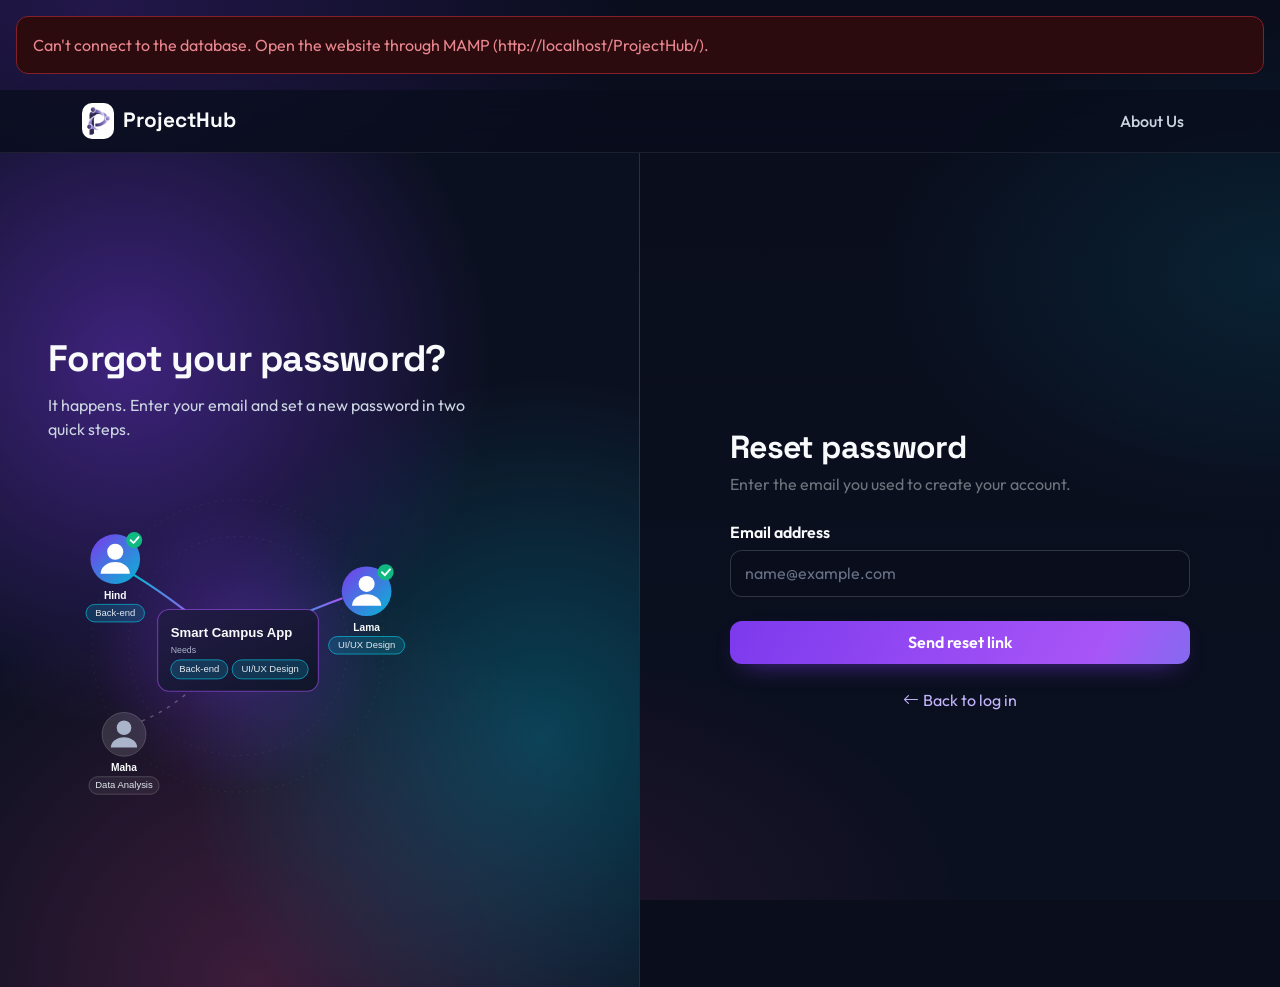
<file: pages/reset-password.html>
<!DOCTYPE html>
<html lang="en" data-bs-theme="dark">
<head>
  <meta charset="UTF-8">
  <meta name="viewport" content="width=device-width, initial-scale=1.0">
  <title>Reset password | ProjectHub</title>
  <link rel="icon" href="../images/logo.png">
  <link rel="stylesheet" href="https://cdn.jsdelivr.net/npm/bootstrap@5.3.3/dist/css/bootstrap.min.css">
  <link rel="stylesheet" href="https://cdn.jsdelivr.net/npm/bootstrap-icons@1.11.3/font/bootstrap-icons.min.css">
  <link rel="preconnect" href="https://fonts.googleapis.com">
  <link href="https://fonts.googleapis.com/css2?family=Outfit:wght@400;500;600;700&family=Space+Grotesk:wght@500;600;700&display=swap" rel="stylesheet">
  <link rel="stylesheet" href="../css/style.css">
</head>
<body>
  <nav id="navbar"></nav>

  <main class="auth-wrapper">
    <div class="auth-side">
      <h2>Forgot your password?</h2>
      <p>It happens. Enter your email and set a new password in two quick steps.</p>
      <img src="../images/hero-matching.svg" alt="">
    </div>
    <div class="auth-form">
      <div class="auth-box">
        <div id="stepOne">
          <h1>Reset password</h1>
          <p class="text-secondary">Enter the email you used to create your account.</p>

          <form id="emailForm" class="mt-4" novalidate>
            <div class="mb-4">
              <label class="form-label" for="resetEmail">Email address</label>
              <input type="email" class="form-control" id="resetEmail" placeholder="name@example.com" autocomplete="email">
            </div>
            <button type="submit" class="btn btn-primary w-100">Send reset link</button>
          </form>
        </div>

        <div id="stepTwo" class="d-none">
          <h1>Set a new password</h1>
          <div class="alert alert-success d-flex gap-2 mt-3" role="alert">
            <i class="bi bi-envelope-check"></i>
            <span>A reset link was sent to <strong id="sentToEmail"></strong>.</span>
          </div>

          <form id="passwordForm" class="mt-3" novalidate>
            <div class="mb-3">
              <label class="form-label" for="newPassword">New password</label>
              <div class="input-group">
                <input type="password" class="form-control" id="newPassword" autocomplete="new-password">
                <button class="btn btn-outline-secondary toggle-password" type="button" data-target="newPassword" aria-label="Show password"><i class="bi bi-eye"></i></button>
              </div>
              <div class="form-text">At least 8 characters, with one number and one uppercase letter.</div>
            </div>

            <div class="mb-3">
              <label class="form-label" for="confirmNewPassword">Confirm new password</label>
              <div class="input-group">
                <input type="password" class="form-control" id="confirmNewPassword" autocomplete="new-password">
                <button class="btn btn-outline-secondary toggle-password" type="button" data-target="confirmNewPassword" aria-label="Show password"><i class="bi bi-eye"></i></button>
              </div>
            </div>

            <button type="submit" class="btn btn-primary w-100">Save new password</button>
          </form>
        </div>

        <p class="text-center mt-4 mb-0"><a href="login.html"><i class="bi bi-arrow-left me-1"></i>Back to log in</a></p>
      </div>
    </div>
  </main>

  <script src="https://cdn.jsdelivr.net/npm/bootstrap@5.3.3/dist/js/bootstrap.bundle.min.js"></script>
  <script src="../js/data.js"></script>
  <script src="../js/main.js"></script>
  <script src="../js/auth.js"></script>
  <script>
    dataReady.then(setupResetPage);
  </script>
</body>
</html>
</file>
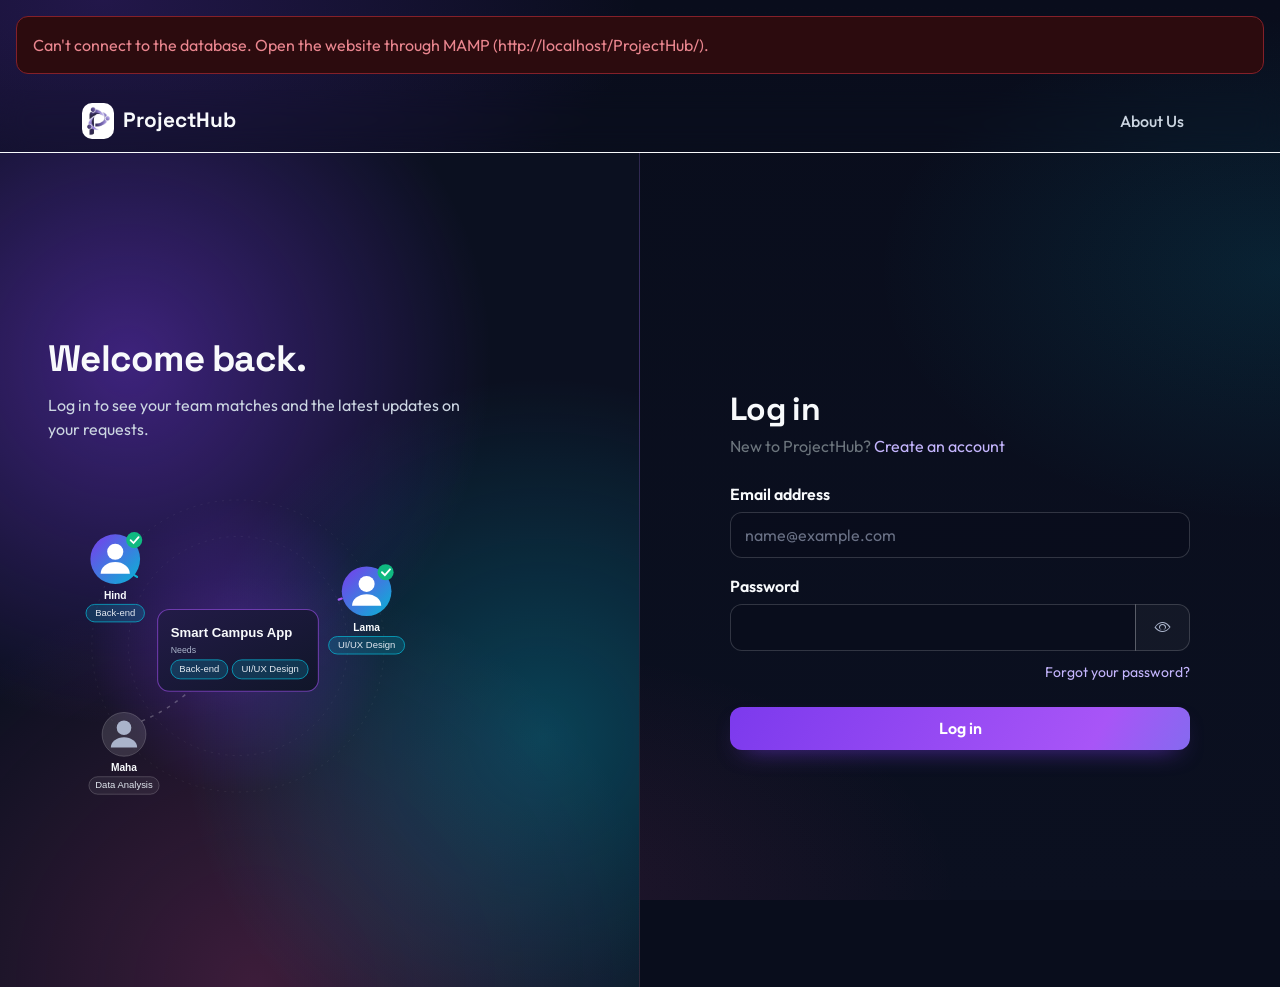
<file: pages/search-students.html>
<!DOCTYPE html>
<html lang="en" data-bs-theme="dark">
<head>
  <meta charset="UTF-8">
  <meta name="viewport" content="width=device-width, initial-scale=1.0">
  <title>Search students | ProjectHub</title>
  <link rel="icon" href="../images/logo.png">
  <link rel="stylesheet" href="https://cdn.jsdelivr.net/npm/bootstrap@5.3.3/dist/css/bootstrap.min.css">
  <link rel="stylesheet" href="https://cdn.jsdelivr.net/npm/bootstrap-icons@1.11.3/font/bootstrap-icons.min.css">
  <link rel="preconnect" href="https://fonts.googleapis.com">
  <link href="https://fonts.googleapis.com/css2?family=Outfit:wght@400;500;600;700&family=Space+Grotesk:wght@500;600;700&display=swap" rel="stylesheet">
  <link rel="stylesheet" href="../css/style.css">
</head>
<body>
  <nav id="navbar"></nav>

  <main>
    <div class="container">
      <div class="page-header">
        <h1>Search students</h1>
        <p>Find students by their skills or interests, or see who fits the team you created.</p>
      </div>

      <div class="ph-card mb-4">
        <form id="searchForm" class="row g-2" novalidate>
          <div class="col-lg-9">
            <input type="hidden" id="searchText">
            <div class="form-text">Choose one or more skills or interests.</div>
          </div>
          <div class="col-lg-3 d-grid align-self-start">
            <button type="submit" class="btn btn-primary">Search</button>
          </div>
        </form>
        <hr class="my-3">
        <div class="d-flex flex-wrap align-items-center gap-3">
          <button type="button" class="btn btn-gradient" id="matchButton"><i class="bi bi-stars me-1"></i>Best matches for my team</button>
          <select class="form-select w-auto" id="teamSelect" aria-label="Choose your team"></select>
          <span class="meta">Students whose skills fit the team you created.</span>
        </div>
      </div>

      <div class="d-flex justify-content-between align-items-center mb-3">
        <h2 class="h5 m-0" id="resultsTitle"></h2>
        <span class="meta" id="resultsCount"></span>
      </div>
      <div class="row g-4 mb-5" id="results"></div>
    </div>
  </main>

  <footer class="ph-footer">
    <span>ProjectHub &copy; 2026</span>
    <a class="footer-email" href="mailto:projecthub@outlook.sa"><i class="bi bi-envelope"></i>projecthub@outlook.sa</a>
  </footer>

  <script src="https://cdn.jsdelivr.net/npm/bootstrap@5.3.3/dist/js/bootstrap.bundle.min.js"></script>
  <script src="../js/data.js"></script>
  <script src="../js/main.js"></script>
  <script src="../js/search.js"></script>
  <script>
    dataReady.then(setupSearchStudentsPage);
  </script>
</body>
</html>
</file>
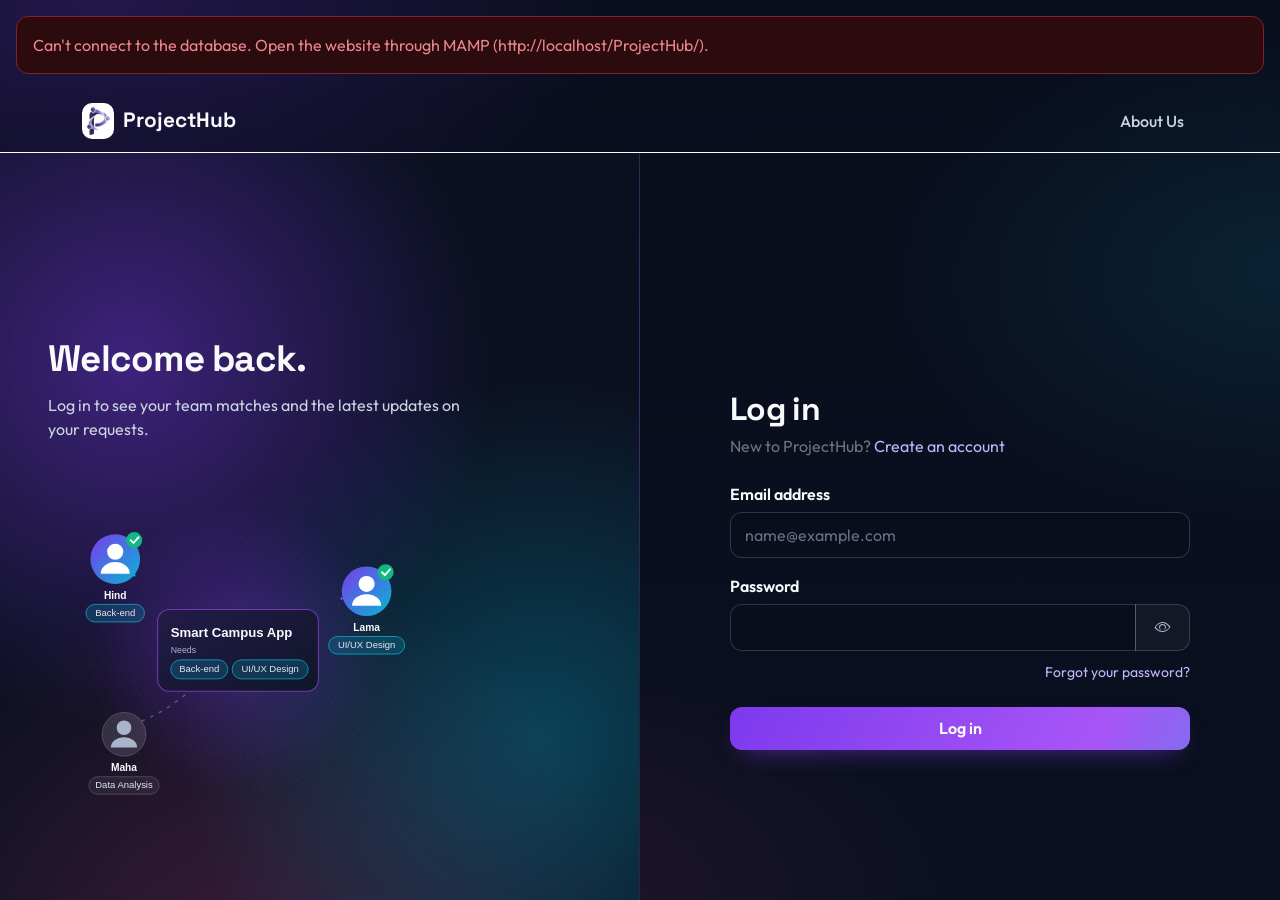
<file: pages/search-teams.html>
<!DOCTYPE html>
<html lang="en" data-bs-theme="dark">
<head>
  <meta charset="UTF-8">
  <meta name="viewport" content="width=device-width, initial-scale=1.0">
  <title>Search teams | ProjectHub</title>
  <link rel="icon" href="../images/logo.png">
  <link rel="stylesheet" href="https://cdn.jsdelivr.net/npm/bootstrap@5.3.3/dist/css/bootstrap.min.css">
  <link rel="stylesheet" href="https://cdn.jsdelivr.net/npm/bootstrap-icons@1.11.3/font/bootstrap-icons.min.css">
  <link rel="preconnect" href="https://fonts.googleapis.com">
  <link href="https://fonts.googleapis.com/css2?family=Outfit:wght@400;500;600;700&family=Space+Grotesk:wght@500;600;700&display=swap" rel="stylesheet">
  <link rel="stylesheet" href="../css/style.css">
</head>
<body>
  <nav id="navbar"></nav>

  <main>
    <div class="container">
      <div class="page-header">
        <h1>Search teams</h1>
        <p>Find a team by name, required skill, or type, or let us show the teams that match your skills.</p>
      </div>

      <div class="ph-card mb-4">
        <form id="searchForm" class="row g-2 align-items-center">
          <div class="col-lg-4">
            <div class="input-group">
              <span class="input-group-text"><i class="bi bi-search"></i></span>
              <input type="text" class="form-control" id="searchText" placeholder="Team name" aria-label="Team name">
            </div>
          </div>
          <div class="col-sm-6 col-lg-3">
            <select class="form-select" id="searchSkill" aria-label="Required skill">
              <option value="">All skills</option>
            </select>
          </div>
          <div class="col-sm-6 col-lg-3">
            <select class="form-select" id="searchType" aria-label="Team type">
              <option value="">All types</option>
              <option value="Hackathon">Hackathon</option>
              <option value="Competition">Competition</option>
              <option value="Practical Project">Practical Project</option>
            </select>
          </div>
          <div class="col-lg-2 d-grid">
            <button type="submit" class="btn btn-primary">Search</button>
          </div>
        </form>
        <hr class="my-3">
        <div class="d-flex flex-wrap align-items-center gap-3">
          <button type="button" class="btn btn-gradient" id="matchButton"><i class="bi bi-stars me-1"></i>Best matches for me</button>
          <span class="meta">Teams that need the skills and roles in your profile.</span>
        </div>
      </div>

      <div class="d-flex justify-content-between align-items-center mb-3">
        <h2 class="h5 m-0" id="resultsTitle"></h2>
        <span class="meta" id="resultsCount"></span>
      </div>
      <div class="row g-4 mb-5" id="results"></div>
    </div>
  </main>

  <footer class="ph-footer">
    <span>ProjectHub &copy; 2026</span>
    <a class="footer-email" href="mailto:projecthub@outlook.sa"><i class="bi bi-envelope"></i>projecthub@outlook.sa</a>
  </footer>

  <script src="https://cdn.jsdelivr.net/npm/bootstrap@5.3.3/dist/js/bootstrap.bundle.min.js"></script>
  <script src="../js/data.js"></script>
  <script src="../js/main.js"></script>
  <script src="../js/search.js"></script>
  <script>
    dataReady.then(setupSearchTeamsPage);
  </script>
</body>
</html>
</file>
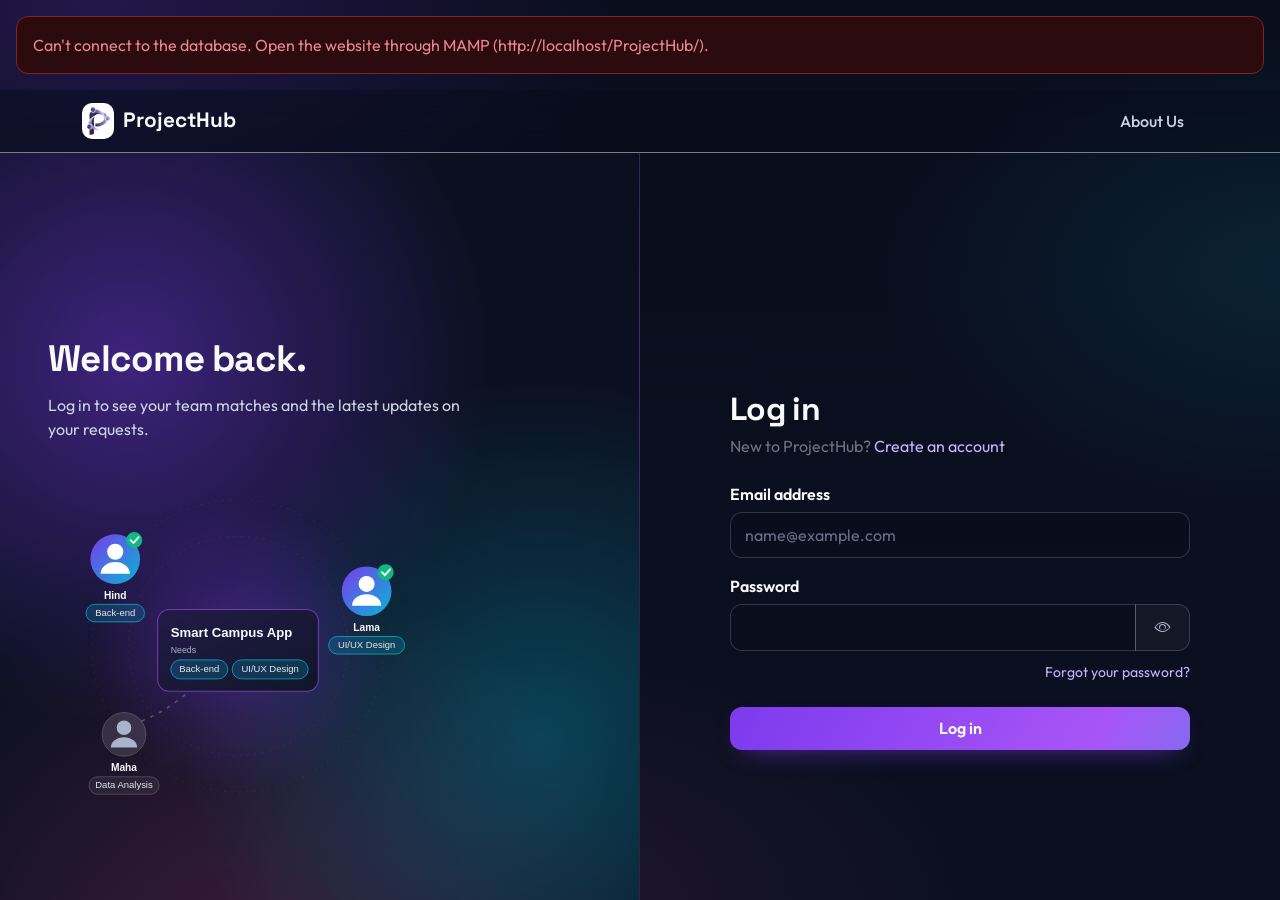
<file: pages/view-team.html>
<!DOCTYPE html>
<html lang="en" data-bs-theme="dark">
<head>
  <meta charset="UTF-8">
  <meta name="viewport" content="width=device-width, initial-scale=1.0">
  <title>Team | ProjectHub</title>
  <link rel="icon" href="../images/logo.png">
  <link rel="stylesheet" href="https://cdn.jsdelivr.net/npm/bootstrap@5.3.3/dist/css/bootstrap.min.css">
  <link rel="stylesheet" href="https://cdn.jsdelivr.net/npm/bootstrap-icons@1.11.3/font/bootstrap-icons.min.css">
  <link rel="preconnect" href="https://fonts.googleapis.com">
  <link href="https://fonts.googleapis.com/css2?family=Outfit:wght@400;500;600;700&family=Space+Grotesk:wght@500;600;700&display=swap" rel="stylesheet">
  <link rel="stylesheet" href="../css/style.css">
</head>
<body>
  <nav id="navbar"></nav>

  <main id="pageContent">
    <div class="container py-4">
      <a class="d-inline-block mb-3" href="search-teams.html"><i class="bi bi-arrow-left me-1"></i>Back to teams</a>

      <div class="row g-4">
        <div class="col-lg-8">
          <div class="ph-card">
            <div id="teamType"></div>
            <h1 class="mt-3 mb-1" id="teamTitle"></h1>
            <p class="meta">Created by <span id="teamCreator"></span></p>

            <div class="info-block mt-4">
              <div class="card-title-row"><span class="icon-box"><i class="bi bi-card-text"></i></span><h2>About this team</h2></div>
              <p id="teamDescription" class="mb-0"></p>
            </div>
            <div class="info-block">
              <div class="card-title-row"><span class="icon-box"><i class="bi bi-tools"></i></span><h2>Required skills</h2></div>
              <div id="teamSkills"></div>
            </div>
            <div class="info-block">
              <div class="card-title-row"><span class="icon-box"><i class="bi bi-briefcase"></i></span><h2>Open positions</h2></div>
              <div id="teamPositions"></div>
            </div>
            <p class="form-text mb-0"><span class="tag tag-match">Highlighted tags</span> match the skills and roles in your profile.</p>
          </div>
        </div>

        <div class="col-lg-4">
          <div class="ph-card mb-4" id="teamActions"></div>
          <div class="ph-card">
            <div class="card-title-row"><span class="icon-box"><i class="bi bi-people"></i></span><h2>Members (<span id="membersCount">0</span>)</h2></div>
            <div id="teamMembers"></div>
          </div>
        </div>
      </div>
    </div>
  </main>

  <footer class="ph-footer">
    <span>ProjectHub &copy; 2026</span>
    <a class="footer-email" href="mailto:projecthub@outlook.sa"><i class="bi bi-envelope"></i>projecthub@outlook.sa</a>
  </footer>

  <script src="https://cdn.jsdelivr.net/npm/bootstrap@5.3.3/dist/js/bootstrap.bundle.min.js"></script>
  <script src="../js/data.js"></script>
  <script src="../js/main.js"></script>
  <script src="../js/teams.js"></script>
  <script src="../js/requests.js"></script>
  <script>
    dataReady.then(setupViewTeamPage);
  </script>
</body>
</html>
</file>
<file: css/about.css>
/* About Us page. Colors and fonts come from style.css. */

.about {
  overflow-x: clip;
}

.about h1,
.about h2,
.about h3 {
  font-family: var(--ph-heading);
}

.js .reveal {
  opacity: 0;
  transform: translateY(24px);
  transition: opacity 0.7s var(--ph-ease), transform 0.7s var(--ph-ease);
}

.js .reveal.visible {
  opacity: 1;
  transform: none;
}

.delay-1 {
  transition-delay: 0.12s !important;
}

.delay-2 {
  transition-delay: 0.24s !important;
}

/* ---------- Intro ---------- */

.about-hero {
  padding: 6rem 0 4rem;
  text-align: center;
}

.about-eyebrow {
  display: inline-flex;
  align-items: center;
  gap: 0.5rem;
  padding: 0.4rem 1rem;
  margin-bottom: 1.5rem;
  font-size: 0.85rem;
  color: var(--ph-muted);
  border: 1px solid var(--ph-border);
  border-radius: 999px;
  background-color: rgba(255, 255, 255, 0.04);
}

.about-eyebrow i {
  color: var(--ph-cyan);
}

.about-hero h1 {
  font-size: clamp(2.6rem, 5.5vw, 4.4rem);
  letter-spacing: -0.035em;
  line-height: 1.05;
  margin-bottom: 1.5rem;
}

.about-hero p {
  max-width: 44rem;
  margin: 0 auto;
  font-size: 1.15rem;
  line-height: 1.7;
  color: var(--ph-muted);
}

/* ---------- Sections ---------- */

.about-section {
  padding: 4.5rem 0;
}

.about-head {
  max-width: 40rem;
  margin: 0 auto 3rem;
  text-align: center;
}

.about-head h2 {
  font-size: clamp(2rem, 4vw, 2.8rem);
  margin-bottom: 0.75rem;
}

.about-head p {
  color: var(--ph-muted);
  font-size: 1.1rem;
  margin: 0;
}

/* ---------- The team ---------- */

.team-stage {
  position: relative;
  display: grid;
  grid-template-columns: 1fr auto 1fr;
  align-items: center;
  gap: 4rem;
  max-width: 1000px;
  margin: 0 auto;
}

.team-lines {
  position: absolute;
  inset: 0;
  width: 100%;
  height: 100%;
  overflow: visible;
  pointer-events: none;
}

.team-line {
  fill: none;
  stroke: url(#teamLineColor);
  stroke-width: 2.5;
  stroke-linecap: round;
  filter: drop-shadow(0 0 6px rgba(168, 85, 247, 0.6));
  transition: stroke-dashoffset 0.7s var(--ph-ease);
}

.team-column {
  position: relative;
  display: flex;
  flex-direction: column;
  gap: 3rem;
}

.member-card {
  position: relative;
  display: flex;
  align-items: center;
  gap: 1rem;
  padding: 1.1rem 1.25rem;
  border-radius: 20px;
  border: 1px solid var(--ph-border-strong);
  background: linear-gradient(160deg, rgba(20, 26, 46, 0.95), rgba(11, 16, 32, 0.95));
  box-shadow: var(--ph-shadow);
  transition: translate 0.35s var(--ph-ease), border-color 0.35s, box-shadow 0.35s;
}

.member-card:hover {
  translate: 0 -4px;
  border-color: rgba(168, 85, 247, 0.5);
  box-shadow: var(--ph-shadow-hover);
}

.member-avatar {
  flex-shrink: 0;
  width: 54px;
  height: 54px;
  border-radius: 50%;
  display: grid;
  place-items: center;
  font-weight: 700;
  color: #FFFFFF;
  background: linear-gradient(135deg, var(--ph-purple), var(--ph-cyan));
}

.member-info strong {
  display: block;
  font-size: 1.1rem;
}

.member-role {
  display: inline-block;
  margin-top: 0.3rem;
  font-size: 0.8rem;
  font-weight: 600;
  padding: 0.2rem 0.75rem;
  border-radius: 999px;
  color: #FFFFFF;
  background-color: rgba(6, 182, 212, 0.18);
  border: 1px solid rgba(6, 182, 212, 0.6);
}

.member-check {
  position: absolute;
  top: -10px;
  right: -10px;
  width: 28px;
  height: 28px;
  border-radius: 50%;
  display: grid;
  place-items: center;
  font-size: 0.95rem;
  color: #FFFFFF;
  background-color: var(--ph-green);
  box-shadow: 0 0 0 5px rgba(16, 185, 129, 0.18);
  transition: transform 0.4s var(--ph-ease), opacity 0.4s;
}

.waiting .member-card:not(.joined) .member-check {
  transform: scale(0);
  opacity: 0;
}

.hub-card {
  position: relative;
  width: 230px;
  padding: 1.75rem 1.5rem;
  border-radius: 26px;
  text-align: center;
  border: 1px solid rgba(168, 85, 247, 0.45);
  background: linear-gradient(160deg, rgba(124, 58, 237, 0.25), rgba(6, 182, 212, 0.08)), var(--ph-bg-2);
  box-shadow: 0 30px 70px -30px rgba(124, 58, 237, 0.8);
  transition: border-color 0.6s, box-shadow 0.6s;
}

.connected .hub-card {
  border-color: rgba(6, 182, 212, 0.65);
  box-shadow: 0 0 0 10px rgba(6, 182, 212, 0.07), 0 30px 70px -30px rgba(6, 182, 212, 0.8);
}

.hub-logo {
  display: inline-grid;
  place-items: center;
  width: 72px;
  height: 72px;
  margin-bottom: 0.9rem;
  border-radius: 50%;
  background-color: #FFFFFF;
  box-shadow: 0 0 40px rgba(168, 85, 247, 0.55);
}

.hub-logo img {
  width: 48px;
}

.hub-card strong {
  display: block;
  font-family: var(--ph-heading);
  font-size: 1.4rem;
}

.hub-label {
  display: block;
  font-size: 0.85rem;
  color: var(--ph-muted);
  margin: 0.2rem 0 0.9rem;
}

.hub-progress {
  display: block;
  height: 8px;
  border-radius: 999px;
  background-color: rgba(255, 255, 255, 0.08);
  overflow: hidden;
}

.hub-fill {
  display: block;
  width: 100%;
  height: 100%;
  border-radius: 999px;
  background: var(--ph-text-gradient);
  transition: width 0.5s var(--ph-ease);
}

.hub-count {
  display: block;
  margin-top: 0.6rem;
  font-size: 0.85rem;
  color: var(--ph-muted);
}

/* ---------- Numbers ---------- */

.number-card,
.value-card {
  height: 100%;
  padding: 2rem;
  border-radius: 24px;
  border: 1px solid var(--ph-border);
  background: linear-gradient(160deg, rgba(20, 26, 46, 0.9), rgba(11, 16, 32, 0.9));
  transition: translate 0.35s var(--ph-ease), border-color 0.35s;
}

.number-card:hover,
.value-card:hover {
  translate: 0 -5px;
  border-color: rgba(168, 85, 247, 0.45);
}

.big-number {
  display: block;
  margin-bottom: 0.75rem;
  font-family: var(--ph-heading);
  font-size: 3.2rem;
  font-weight: 700;
  line-height: 1;
  background: var(--ph-text-gradient);
  -webkit-background-clip: text;
  background-clip: text;
  color: transparent;
}

.number-card p,
.value-card p {
  margin: 0;
  color: var(--ph-muted);
  font-size: 1.05rem;
}

.about-source {
  margin: 1.5rem 0 0;
  text-align: center;
  font-size: 0.85rem;
  color: var(--ph-muted);
}

/* ---------- Values ---------- */

.value-icon {
  display: grid;
  place-items: center;
  width: 52px;
  height: 52px;
  margin-bottom: 1.25rem;
  border-radius: 16px;
  font-size: 1.4rem;
  color: #FFFFFF;
  background: linear-gradient(135deg, var(--ph-purple), var(--ph-cyan));
  box-shadow: 0 10px 24px -10px var(--ph-purple);
}

.value-card h3 {
  font-size: 1.35rem;
  margin-bottom: 0.5rem;
}

/* ---------- Closing ---------- */

.about-cta {
  padding: 4.5rem 2rem;
  border-radius: 32px;
  text-align: center;
  border: 1px solid rgba(168, 85, 247, 0.35);
  background:
    radial-gradient(circle at 25% 30%, rgba(124, 58, 237, 0.45), transparent 40%),
    radial-gradient(circle at 75% 70%, rgba(6, 182, 212, 0.3), transparent 40%),
    var(--ph-bg-2);
}

.cta-logo {
  display: inline-grid;
  place-items: center;
  width: 80px;
  height: 80px;
  margin-bottom: 1.5rem;
  border-radius: 50%;
  background-color: #FFFFFF;
  box-shadow: 0 0 0 10px rgba(255, 255, 255, 0.06), 0 0 50px rgba(168, 85, 247, 0.6);
}

.cta-logo img {
  width: 54px;
}

.about-cta h2 {
  font-size: clamp(2rem, 4vw, 2.8rem);
  margin-bottom: 0.75rem;
}

.about-cta p {
  color: #CBD5E1;
  margin-bottom: 2rem;
}

/* ---------- X accounts on member cards ---------- */

.member-tags {
  display: flex;
  flex-wrap: wrap;
  align-items: center;
  gap: 0.4rem;
  margin-top: 0.3rem;
}

.member-tags .member-role {
  margin-top: 0;
}

.member-x {
  display: inline-flex;
  align-items: center;
  justify-content: center;
  width: 28px;
  height: 28px;
  font-size: 0.85rem;
  border-radius: 50%;
  color: #C4B5FD;
  text-decoration: none;
  background-color: rgba(255, 255, 255, 0.05);
  border: 1px solid rgba(255, 255, 255, 0.14);
  transition: color 0.2s, border-color 0.2s, background-color 0.2s;
}

.member-x:hover,
.member-x:focus-visible {
  color: #FFFFFF;
  border-color: rgba(168, 85, 247, 0.7);
  background-color: rgba(124, 58, 237, 0.2);
}

/* ---------- Tablet and mobile ---------- */

@media (max-width: 767px) {
  .about-hero {
    padding: 3.5rem 0 2rem;
  }

  .about-section {
    padding: 3rem 0;
  }

  .team-stage {
    grid-template-columns: 1fr;
    gap: 2rem;
    max-width: 360px;
  }

  .team-column {
    gap: 1.25rem;
  }

  .hub-card {
    width: 100%;
  }

  .about-cta {
    padding: 3rem 1.25rem;
  }
}

/* ---------- Less motion ---------- */

@media (prefers-reduced-motion: reduce) {
  .js .reveal {
    opacity: 1;
    transform: none;
    transition: none;
  }

  .team-line,
  .member-card,
  .number-card,
  .value-card {
    transition: none;
  }
}
</file>
<file: css/style.css>
/* ProjectHub theme on top of Bootstrap 5 (dark mode). */

:root,
[data-bs-theme="dark"] {
  --ph-bg: #090D1C;
  --ph-bg-2: #0B1020;
  --ph-surface: #141A2E;
  --ph-glass: rgba(20, 26, 46, 0.72);
  --ph-border: rgba(255, 255, 255, 0.08);
  --ph-border-strong: rgba(255, 255, 255, 0.16);
  --ph-text: #F8FAFC;
  --ph-muted: #AAB4CB;
  --ph-purple: #7C3AED;
  --ph-violet: #A855F7;
  --ph-lilac: #C4B5FD;
  --ph-cyan: #06B6D4;
  --ph-blue: #3B82F6;
  --ph-pink: #F472B6;
  --ph-magenta: #EC4899;
  --ph-teal: #14B8A6;
  --ph-green: #10B981;
  --ph-gradient: linear-gradient(120deg, #7C3AED 0%, #A855F7 45%, #06B6D4 100%);
  --ph-text-gradient: linear-gradient(100deg, #A855F7 0%, #06B6D4 50%, #F472B6 100%);
  --ph-shadow: 0 20px 50px -30px rgba(0, 0, 0, 0.85);
  --ph-shadow-hover: 0 26px 60px -28px rgba(124, 58, 237, 0.75);
  --ph-ease: cubic-bezier(0.22, 1, 0.36, 1);
  --ph-heading: "Space Grotesk", "Outfit", sans-serif;

  --ph-primary: #A855F7;
  --ph-light: #A855F7;
  --ph-gray: #AAB4CB;

  --bs-primary: #7C3AED;
  --bs-primary-rgb: 124, 58, 237;
  --bs-link-color: #C4B5FD;
  --bs-link-color-rgb: 196, 181, 253;
  --bs-link-hover-color: #FFFFFF;
  --bs-link-hover-color-rgb: 255, 255, 255;
  --bs-body-font-family: "Outfit", "Segoe UI", Arial, sans-serif;
  --bs-body-color: #F8FAFC;
  --bs-body-bg: #090D1C;
  --bs-secondary-color: #AAB4CB;
  --bs-tertiary-bg: #141A2E;
  --bs-border-color: rgba(255, 255, 255, 0.14);
  --bs-border-radius: 12px;
  --bs-border-radius-lg: 18px;
  --bs-focus-ring-color: rgba(168, 85, 247, 0.35);
  --bs-form-invalid-color: #FDA4AF;
  --bs-form-invalid-border-color: #FB7185;
}

body {
  min-height: 100vh;
  display: flex;
  flex-direction: column;
  background-color: var(--ph-bg);
  color: var(--ph-text);
}

body::before {
  content: "";
  position: fixed;
  inset: 0;
  z-index: -2;
  pointer-events: none;
  background:
    radial-gradient(ellipse 60% 45% at 8% 0%, rgba(124, 58, 237, 0.22), transparent 70%),
    radial-gradient(ellipse 45% 40% at 100% 30%, rgba(6, 182, 212, 0.12), transparent 70%),
    radial-gradient(ellipse 50% 40% at 40% 100%, rgba(236, 72, 153, 0.1), transparent 70%),
    linear-gradient(180deg, var(--ph-bg) 0%, var(--ph-bg-2) 100%);
}

main {
  flex: 1;
}

h1, h2, h3, h4, h5 {
  color: var(--ph-text);
  font-weight: 700;
}

h1, h2 {
  font-family: var(--ph-heading);
  letter-spacing: -0.02em;
}

a {
  text-decoration: none;
  transition: color 0.2s;
}

::selection {
  background-color: rgba(168, 85, 247, 0.45);
}

.gradient-text {
  background: var(--ph-text-gradient);
  -webkit-background-clip: text;
  background-clip: text;
  color: transparent;
}

/* ---------- Buttons ---------- */

.btn {
  font-weight: 600;
  padding: 0.6rem 1.15rem;
  transition: transform 0.25s var(--ph-ease), box-shadow 0.25s var(--ph-ease), background-color 0.2s, border-color 0.2s, color 0.2s;
}

.btn:focus-visible {
  outline: 2px solid var(--ph-cyan);
  outline-offset: 2px;
  box-shadow: none;
}

.btn-primary,
.btn-gradient {
  --bs-btn-color: #FFFFFF;
  --bs-btn-hover-color: #FFFFFF;
  --bs-btn-active-color: #FFFFFF;
  --bs-btn-disabled-color: #FFFFFF;
  --bs-btn-bg: #7C3AED;
  --bs-btn-border-color: transparent;
  --bs-btn-hover-bg: #7C3AED;
  --bs-btn-hover-border-color: transparent;
  --bs-btn-active-bg: #6D28D9;
  --bs-btn-active-border-color: transparent;
  --bs-btn-disabled-bg: #6D28D9;
  --bs-btn-disabled-border-color: transparent;
  background-image: var(--ph-gradient);
  background-size: 180% 100%;
  background-position: 0% 50%;
  border: none;
  box-shadow: 0 10px 26px -14px rgba(124, 58, 237, 0.9);
}

.btn-primary:hover,
.btn-gradient:hover {
  color: #FFFFFF;
  background-position: 100% 50%;
  transform: translateY(-2px);
  box-shadow: 0 14px 30px -12px rgba(6, 182, 212, 0.6);
}

.btn-gradient.active {
  color: #FFFFFF;
  box-shadow: 0 0 0 3px rgba(6, 182, 212, 0.45), 0 14px 30px -12px rgba(6, 182, 212, 0.6);
}

.btn-outline-primary {
  --bs-btn-color: #C4B5FD;
  --bs-btn-border-color: rgba(168, 85, 247, 0.6);
  --bs-btn-hover-color: #FFFFFF;
  --bs-btn-hover-bg: rgba(168, 85, 247, 0.2);
  --bs-btn-hover-border-color: #A855F7;
  --bs-btn-active-bg: rgba(168, 85, 247, 0.3);
  --bs-btn-active-border-color: #A855F7;
}

.btn-soft {
  background-color: rgba(255, 255, 255, 0.06);
  color: #E2E8F0;
  border: 1px solid var(--ph-border-strong);
}

.btn-soft:hover,
.btn-soft:focus {
  background-color: rgba(255, 255, 255, 0.12);
  border-color: rgba(255, 255, 255, 0.28);
  color: #FFFFFF;
}

.btn-outline-danger {
  --bs-btn-color: #FDA4AF;
  --bs-btn-border-color: rgba(251, 113, 133, 0.55);
  --bs-btn-hover-color: #FFFFFF;
  --bs-btn-hover-bg: #E11D48;
  --bs-btn-hover-border-color: #E11D48;
}

.btn-danger {
  --bs-btn-bg: #E11D48;
  --bs-btn-border-color: #E11D48;
  --bs-btn-hover-bg: #BE123C;
  --bs-btn-hover-border-color: #BE123C;
}

.input-group .toggle-password {
  color: var(--ph-muted);
  background-color: rgba(255, 255, 255, 0.04);
  border-color: var(--ph-border-strong);
}

.input-group .toggle-password:hover {
  color: #FFFFFF;
  background-color: rgba(255, 255, 255, 0.1);
}

/* ---------- Forms ---------- */

.form-control,
.form-select,
.input-group-text {
  padding: 0.65rem 0.9rem;
  color: var(--ph-text);
  background-color: rgba(9, 13, 28, 0.6);
  border-color: var(--ph-border-strong);
}

.input-group-text {
  color: var(--ph-muted);
}

.form-control::placeholder {
  color: rgba(170, 180, 203, 0.6);
}

.form-control:focus,
.form-select:focus {
  color: var(--ph-text);
  background-color: rgba(9, 13, 28, 0.8);
  border-color: var(--ph-violet);
  box-shadow: 0 0 0 0.2rem rgba(168, 85, 247, 0.22);
}

.form-control:disabled {
  color: var(--ph-muted);
  background-color: rgba(255, 255, 255, 0.04);
}

.form-select option {
  background-color: var(--ph-surface);
  color: var(--ph-text);
}

.form-label {
  font-weight: 600;
  color: var(--ph-text);
  margin-bottom: 0.35rem;
}

.form-text {
  color: var(--ph-muted);
}

.input-group .btn {
  padding-top: 0;
  padding-bottom: 0;
}

.has-error > .form-text {
  display: none;
}

/* ---------- Navbar ---------- */

.ph-navbar {
  background-color: rgba(9, 13, 28, 0.72);
  border-bottom: 1px solid var(--ph-border);
  backdrop-filter: blur(14px);
  -webkit-backdrop-filter: blur(14px);
  transition: background-color 0.4s, border-color 0.4s;
}

.ph-navbar .navbar-brand {
  display: flex;
  align-items: center;
  gap: 0.55rem;
  font-family: var(--ph-heading);
  font-weight: 700;
  font-size: 1.3rem;
  color: var(--ph-text);
}

.ph-navbar .navbar-brand img {
  height: 36px;
  background-color: #FFFFFF;
  border-radius: 10px;
  padding: 3px;
}

.ph-navbar .nav-link {
  color: #CBD5E1;
  font-weight: 500;
  border-radius: 10px;
  padding: 0.45rem 0.85rem !important;
}

.ph-navbar .nav-link:hover {
  color: #FFFFFF;
  background-color: rgba(255, 255, 255, 0.06);
}

.ph-navbar .nav-link.active {
  color: #FFFFFF;
  background-color: rgba(168, 85, 247, 0.16);
  box-shadow: inset 0 0 0 1px rgba(168, 85, 247, 0.35);
}

.ph-navbar .about-link {
  margin-left: auto;
}

.navbar-toggler {
  border-color: var(--ph-border-strong);
}

.navbar-toggler:focus {
  box-shadow: 0 0 0 3px rgba(168, 85, 247, 0.3);
}

.avatar {
  display: inline-flex;
  align-items: center;
  justify-content: center;
  width: 40px;
  height: 40px;
  border-radius: 50%;
  background: linear-gradient(135deg, var(--ph-purple), var(--ph-cyan));
  color: #FFFFFF;
  font-weight: 600;
  font-size: 0.95rem;
  flex-shrink: 0;
}

.avatar-lg {
  width: 88px;
  height: 88px;
  font-size: 2rem;
  box-shadow: 0 0 0 6px rgba(168, 85, 247, 0.12), 0 0 40px rgba(124, 58, 237, 0.5);
}

.avatar-sm {
  width: 34px;
  height: 34px;
  font-size: 0.8rem;
}

.avatar-button {
  background: none;
  border: none;
  display: flex;
  align-items: center;
  gap: 0.35rem;
  padding: 0;
  color: var(--ph-text);
}

.dropdown-menu {
  --bs-dropdown-bg: #141A2E;
  --bs-dropdown-color: #F8FAFC;
  --bs-dropdown-link-color: #E2E8F0;
  --bs-dropdown-divider-bg: rgba(255, 255, 255, 0.1);
  border: 1px solid var(--ph-border-strong);
  border-radius: 16px;
  box-shadow: 0 24px 60px -20px rgba(0, 0, 0, 0.9);
  padding: 0.5rem;
  min-width: 240px;
}

.dropdown-item {
  border-radius: 10px;
  padding: 0.55rem 0.75rem;
  display: flex;
  align-items: center;
  gap: 0.6rem;
}

.dropdown-item:hover,
.dropdown-item:focus {
  background-color: rgba(168, 85, 247, 0.16);
  color: #FFFFFF;
}

.dropdown-item.text-danger {
  color: #FDA4AF !important;
}

.dropdown-item.text-danger:hover {
  background-color: rgba(225, 29, 72, 0.16);
}

.menu-user {
  padding: 0.5rem 0.75rem 0.75rem;
}

/* ---------- Page header ---------- */

.page-header {
  padding: 2.75rem 0 1.9rem;
}

.page-header h1 {
  font-size: 2.2rem;
  margin-bottom: 0.4rem;
}

.page-header p {
  color: var(--ph-muted);
  margin-bottom: 0;
  font-size: 1.05rem;
}

/* ---------- Cards ---------- */

.ph-card {
  background: linear-gradient(160deg, rgba(20, 26, 46, 0.9), rgba(11, 16, 32, 0.9));
  border: 1px solid var(--ph-border);
  border-radius: 20px;
  box-shadow: var(--ph-shadow);
  padding: 1.5rem;
}

.ph-card-hover {
  transition: transform 0.35s var(--ph-ease), box-shadow 0.35s var(--ph-ease), border-color 0.35s;
}

.ph-card-hover:hover {
  transform: translateY(-4px);
  box-shadow: var(--ph-shadow-hover);
  border-color: rgba(168, 85, 247, 0.45);
}

.card-title-row {
  display: flex;
  align-items: center;
  gap: 0.6rem;
  margin-bottom: 1rem;
}

.card-title-row h2,
.card-title-row h3 {
  font-size: 1.15rem;
  margin: 0;
}

.icon-box {
  display: inline-flex;
  align-items: center;
  justify-content: center;
  width: 38px;
  height: 38px;
  border-radius: 11px;
  background-color: rgba(168, 85, 247, 0.14);
  color: var(--ph-lilac);
  font-size: 1.1rem;
  flex-shrink: 0;
}

.team-card {
  display: flex;
  flex-direction: column;
  height: 100%;
}

.team-card h3 {
  font-size: 1.15rem;
  margin: 0.75rem 0 0.4rem;
}

.team-card .description {
  color: var(--ph-muted);
  font-size: 0.95rem;
  display: -webkit-box;
  -webkit-line-clamp: 2;
  -webkit-box-orient: vertical;
  overflow: hidden;
  margin-bottom: 0.9rem;
}

.team-card .card-bottom {
  margin-top: auto;
  padding-top: 1rem;
  border-top: 1px solid var(--ph-border);
  display: flex;
  align-items: center;
  justify-content: space-between;
  gap: 0.5rem;
}

.meta {
  color: var(--ph-muted);
  font-size: 0.9rem;
}

.small-label {
  font-size: 0.85rem;
  font-weight: 600;
  color: var(--ph-muted);
  margin-bottom: 0.35rem;
}

/* ---------- Tags and badges ---------- */

.tag {
  display: inline-block;
  background-color: rgba(255, 255, 255, 0.06);
  color: #E2E8F0;
  border: 1px solid var(--ph-border-strong);
  border-radius: 20px;
  padding: 0.2rem 0.75rem;
  font-size: 0.85rem;
  font-weight: 500;
  margin: 0 0.3rem 0.35rem 0;
}

.tag-match {
  background-color: rgba(6, 182, 212, 0.18);
  border-color: rgba(6, 182, 212, 0.65);
  color: #FFFFFF;
}

.type-badge {
  display: inline-flex;
  align-items: center;
  gap: 0.35rem;
  border-radius: 20px;
  padding: 0.25rem 0.75rem;
  font-size: 0.8rem;
  font-weight: 600;
}

.type-hackathon {
  background-color: rgba(124, 58, 237, 0.2);
  color: var(--ph-lilac);
}

.type-competition {
  background-color: rgba(236, 72, 153, 0.16);
  color: #F9A8D4;
}

.type-project {
  background-color: rgba(20, 184, 166, 0.16);
  color: #5EEAD4;
}

.match-badge {
  display: inline-flex;
  align-items: center;
  gap: 0.3rem;
  background: var(--ph-gradient);
  color: #FFFFFF;
  border-radius: 20px;
  padding: 0.25rem 0.7rem;
  font-size: 0.8rem;
  font-weight: 600;
}

.status-badge {
  border-radius: 20px;
  padding: 0.3rem 0.8rem;
  font-size: 0.82rem;
  font-weight: 600;
  white-space: nowrap;
}

.status-pending {
  background-color: rgba(252, 211, 77, 0.12);
  color: #FCD34D;
}

.status-accepted {
  background-color: rgba(16, 185, 129, 0.16);
  color: #6EE7B7;
}

.status-rejected {
  background-color: rgba(244, 63, 94, 0.14);
  color: #FDA4AF;
}

.why-match {
  background-color: rgba(124, 58, 237, 0.12);
  border: 1px solid rgba(168, 85, 247, 0.25);
  border-radius: 14px;
  padding: 0.7rem 0.85rem;
  margin-bottom: 0.9rem;
}

/* ---------- Empty states ---------- */

.empty-state {
  text-align: center;
  padding: 3rem 1.5rem;
}

.empty-state .bi {
  font-size: 2.6rem;
  color: var(--ph-violet);
  display: block;
  margin-bottom: 0.75rem;
}

.empty-state h3 {
  font-size: 1.2rem;
  margin-bottom: 0.35rem;
}

.empty-state p {
  color: var(--ph-muted);
  max-width: 420px;
  margin: 0 auto 1.25rem;
}

/* ---------- Auth pages (login, register, reset) ---------- */

.auth-wrapper {
  display: grid;
  grid-template-columns: 1fr 1fr;
  min-height: calc(100vh - 66px);
}

.auth-side {
  position: relative;
  overflow: hidden;
  color: var(--ph-text);
  padding: 3rem;
  display: flex;
  flex-direction: column;
  justify-content: center;
  border-right: 1px solid var(--ph-border);
  background:
    radial-gradient(circle at 20% 25%, rgba(124, 58, 237, 0.45), transparent 45%),
    radial-gradient(circle at 85% 70%, rgba(6, 182, 212, 0.3), transparent 45%),
    radial-gradient(circle at 40% 100%, rgba(236, 72, 153, 0.22), transparent 45%),
    var(--ph-bg-2);
}

.auth-side h2 {
  color: var(--ph-text);
  font-size: 2.3rem;
  margin-bottom: 0.75rem;
}

.auth-side p {
  color: #CBD5E1;
  max-width: 420px;
}

.auth-side img {
  width: 100%;
  max-width: 380px;
  margin-top: 2rem;
}

.auth-form {
  display: flex;
  align-items: center;
  justify-content: center;
  padding: 3rem 1.5rem;
}

.auth-box {
  width: 100%;
  max-width: 460px;
}

.auth-box h1 {
  font-size: 2rem;
  margin-bottom: 0.35rem;
}

.form-section-title {
  font-size: 0.95rem;
  font-weight: 700;
  color: var(--ph-lilac);
  display: flex;
  align-items: center;
  gap: 0.45rem;
  margin: 1.5rem 0 1rem;
}

/* ---------- Drop-down list with checkboxes ---------- */

.multi-select {
  position: relative;
}

.picker-button {
  text-align: left;
  color: rgba(170, 180, 203, 0.75);
  cursor: pointer;
}

.picker-button.has-value {
  color: var(--ph-text);
}

.picker-button[aria-expanded="true"] {
  border-color: var(--ph-violet);
  box-shadow: 0 0 0 0.2rem rgba(168, 85, 247, 0.22);
}

.picker-menu {
  width: 100%;
  padding: 0.6rem;
}

.picker-search {
  margin-bottom: 0.5rem;
}

.picker-options {
  max-height: 280px;
  overflow-y: auto;
}

.picker-group {
  font-size: 0.72rem;
  font-weight: 700;
  letter-spacing: 0.08em;
  text-transform: uppercase;
  color: var(--ph-muted);
  padding: 0.6rem 0.5rem 0.3rem;
}

.picker-option {
  display: flex;
  align-items: center;
  gap: 0.6rem;
  padding: 0.45rem 0.5rem;
  border-radius: 8px;
  cursor: pointer;
  color: #E2E8F0;
}

.picker-option:hover {
  background-color: rgba(168, 85, 247, 0.14);
}

.picker-option .form-check-input {
  margin: 0;
  flex-shrink: 0;
  background-color: transparent;
  border-color: var(--ph-border-strong);
}

.picker-option .form-check-input:checked {
  background-color: var(--ph-purple);
  border-color: var(--ph-purple);
}

.picker-empty {
  margin: 0.5rem;
}

.picker-chips:not(:empty) {
  margin-top: 0.6rem;
}

.picker-tag {
  display: inline-flex;
  align-items: center;
  gap: 0.35rem;
  padding-right: 0.35rem;
  background-color: rgba(124, 58, 237, 0.18);
  border-color: rgba(168, 85, 247, 0.5);
}

.picker-tag button {
  width: 20px;
  height: 20px;
  border: none;
  border-radius: 50%;
  line-height: 1;
  font-size: 1rem;
  color: var(--ph-lilac);
  background-color: rgba(255, 255, 255, 0.08);
}

.picker-tag button:hover {
  color: #FFFFFF;
  background-color: rgba(225, 29, 72, 0.6);
}

/* ---------- Profile ---------- */

.profile-header {
  display: flex;
  align-items: center;
  gap: 1.5rem;
  flex-wrap: wrap;
}

.profile-header h1 {
  font-size: 1.9rem;
  margin-bottom: 0.25rem;
}

.profile-stats {
  display: flex;
  flex-wrap: wrap;
  gap: 1.25rem;
  margin-top: 0.5rem;
  color: var(--ph-muted);
}

.profile-stats strong {
  color: var(--ph-text);
}

.info-block {
  margin-bottom: 1.4rem;
}

.info-block:last-child {
  margin-bottom: 0;
}

.member-row {
  display: flex;
  align-items: center;
  gap: 0.75rem;
  padding: 0.65rem 0.5rem;
  margin: 0 -0.5rem;
  border-radius: 12px;
  border-bottom: 1px solid var(--ph-border);
  transition: background-color 0.2s;
}

.member-row:hover {
  background-color: rgba(255, 255, 255, 0.04);
}

.member-row:last-child {
  border-bottom: none;
}

.member-row .name {
  font-weight: 600;
  color: var(--ph-text);
}

/* ---------- Requests ---------- */

.ph-tabs {
  border-bottom: 1px solid var(--ph-border-strong);
  gap: 0.5rem;
}

.ph-tabs .nav-link {
  border: none;
  color: var(--ph-muted);
  font-weight: 600;
  padding: 0.75rem 1rem;
  border-bottom: 2px solid transparent;
  margin-bottom: -1px;
  border-radius: 0;
}

.ph-tabs .nav-link:hover {
  color: #FFFFFF;
}

.ph-tabs .nav-link.active {
  color: #FFFFFF;
  background: none;
  border-bottom-color: var(--ph-violet);
}

.tab-count {
  background-color: rgba(255, 255, 255, 0.1);
  color: var(--ph-text);
}

.ph-tabs .nav-link.active .tab-count {
  background: var(--ph-gradient);
}

.request-item {
  display: flex;
  align-items: center;
  gap: 1rem;
  flex-wrap: wrap;
}

.request-item .details {
  flex: 1;
  min-width: 220px;
}

/* ---------- Admin tables ---------- */

.ph-table {
  --bs-table-bg: transparent;
  --bs-table-color: var(--ph-text);
  --bs-table-border-color: var(--ph-border);
  --bs-table-hover-bg: rgba(255, 255, 255, 0.03);
  vertical-align: middle;
}

.ph-table th {
  font-size: 0.8rem;
  font-weight: 600;
  letter-spacing: 0.06em;
  text-transform: uppercase;
  color: var(--ph-muted);
  padding: 1rem 1.25rem;
}

.ph-table td {
  padding: 0.85rem 1.25rem;
  white-space: nowrap;
}

.ph-table tbody tr:last-child td {
  border-bottom: none;
}

/* ---------- Dashboard (home after login) ---------- */

.welcome-banner {
  color: var(--ph-text);
  border-radius: 26px;
  padding: 2.4rem;
  position: relative;
  overflow: hidden;
  border: 1px solid rgba(168, 85, 247, 0.35);
  background:
    radial-gradient(circle at 15% 20%, rgba(124, 58, 237, 0.55), transparent 45%),
    radial-gradient(circle at 75% 30%, rgba(6, 182, 212, 0.3), transparent 40%),
    radial-gradient(circle at 55% 110%, rgba(236, 72, 153, 0.3), transparent 45%),
    var(--ph-bg-2);
}

.welcome-banner h1 {
  color: #FFFFFF;
  font-size: 2.2rem;
}

.welcome-banner p {
  color: #CBD5E1;
  max-width: 520px;
}

.welcome-banner .btn-light {
  color: var(--ph-bg);
  font-weight: 600;
}

.welcome-banner .btn-light:hover {
  transform: translateY(-2px);
  box-shadow: 0 14px 30px -12px rgba(168, 85, 247, 0.8);
}

.welcome-banner .btn-outline-light {
  border-color: rgba(255, 255, 255, 0.3);
  background-color: rgba(255, 255, 255, 0.05);
}

.welcome-banner .btn-outline-light:hover {
  color: var(--ph-bg);
}

.welcome-banner .banner-logo {
  position: absolute;
  right: 2.25rem;
  top: 50%;
  transform: translateY(-50%);
  width: 130px;
  background-color: #FFFFFF;
  border-radius: 50%;
  padding: 1.1rem;
  box-shadow: 0 0 0 10px rgba(255, 255, 255, 0.06), 0 0 60px rgba(168, 85, 247, 0.6);
}

.stat-card {
  display: flex;
  align-items: center;
  gap: 1rem;
  color: var(--ph-text);
}

.stat-card:hover {
  color: var(--ph-text);
}

.stat-card .number {
  font-family: var(--ph-heading);
  font-size: 1.9rem;
  font-weight: 700;
  color: var(--ph-text);
  line-height: 1.1;
}

.stat-card .icon-box {
  width: 50px;
  height: 50px;
  font-size: 1.4rem;
}

.section-heading {
  display: flex;
  align-items: center;
  justify-content: space-between;
  margin: 2.75rem 0 1.1rem;
  gap: 1rem;
}

.section-heading h2 {
  font-size: 1.45rem;
  margin: 0;
}

/* ---------- Logout and delete dialog ---------- */

.confirm-modal .modal-content {
  background: linear-gradient(160deg, rgba(124, 58, 237, 0.12), rgba(6, 182, 212, 0.04)), var(--ph-surface);
  border: 1px solid var(--ph-border-strong);
  border-radius: 24px;
  padding: 1rem;
  text-align: center;
  box-shadow: 0 40px 90px -30px rgba(0, 0, 0, 0.9);
}

.confirm-modal .modal-logo {
  width: 72px;
  margin: 0.5rem auto 1rem;
  background-color: #FFFFFF;
  border-radius: 50%;
  padding: 10px;
  box-shadow: 0 0 40px rgba(168, 85, 247, 0.5);
}

.danger-icon,
.confirm-modal .danger-icon {
  font-size: 2.6rem;
  color: #FB7185;
  display: block;
  margin: 0.5rem 0 0.75rem;
}

.modal-backdrop {
  --bs-backdrop-bg: #03050C;
}

.modal-backdrop.show {
  opacity: 0.7;
}

/* ---------- Toast messages ---------- */

.toast-area {
  position: fixed;
  bottom: 1.25rem;
  right: 1.25rem;
  z-index: 2000;
}

.ph-toast {
  background-color: var(--ph-surface);
  color: var(--ph-text);
  border: 1px solid var(--ph-border-strong);
  border-radius: 14px;
  box-shadow: 0 24px 60px -20px rgba(0, 0, 0, 0.9);
  min-width: 280px;
}

.ph-toast .toast-body {
  display: flex;
  align-items: center;
  gap: 0.6rem;
  font-weight: 500;
}

.ph-toast.success .bi {
  color: #34D399;
}

.ph-toast.error .bi {
  color: #FB7185;
}

/* ---------- Footer ---------- */

.ph-footer {
  text-align: center;
  color: var(--ph-muted);
  font-size: 0.9rem;
  padding: 1.75rem 1rem;
  border-top: 1px solid var(--ph-border);
  background-color: transparent;
}

.ph-footer {
  display: flex;
  flex-wrap: wrap;
  justify-content: center;
  align-items: center;
  gap: 0.4rem 1.5rem;
}

.ph-footer a {
  color: var(--ph-lilac);
}

.ph-footer a:hover {
  color: #FFFFFF;
}

.footer-email {
  display: inline-flex;
  align-items: center;
  gap: 0.4rem;
  text-decoration: none;
}

.footer-email:hover,
.footer-email:focus-visible {
  text-decoration: underline;
}

.footer-logo {
  width: 22px;
  height: 22px;
  margin-right: 0.5rem;
  vertical-align: -5px;
  background-color: #FFFFFF;
  border-radius: 6px;
  padding: 2px;
}

/* ---------- Tablet and mobile ---------- */

@media (max-width: 991px) {
  .auth-wrapper {
    grid-template-columns: 1fr;
  }

  .auth-side {
    display: none;
  }

  .welcome-banner .banner-logo {
    display: none;
  }

  .ph-navbar .navbar-collapse {
    padding: 0.75rem 0;
  }
}

@media (max-width: 576px) {
  .page-header h1 {
    font-size: 1.7rem;
  }

  .welcome-banner {
    padding: 1.6rem;
  }

  .welcome-banner h1 {
    font-size: 1.7rem;
  }

  .ph-card {
    padding: 1.2rem;
  }

  .toast-area {
    left: 1rem;
    right: 1rem;
  }
}

/* ---------- Less motion ---------- */

@media (prefers-reduced-motion: reduce) {
  .btn,
  .ph-card-hover {
    transition: none;
  }
}
</file>
